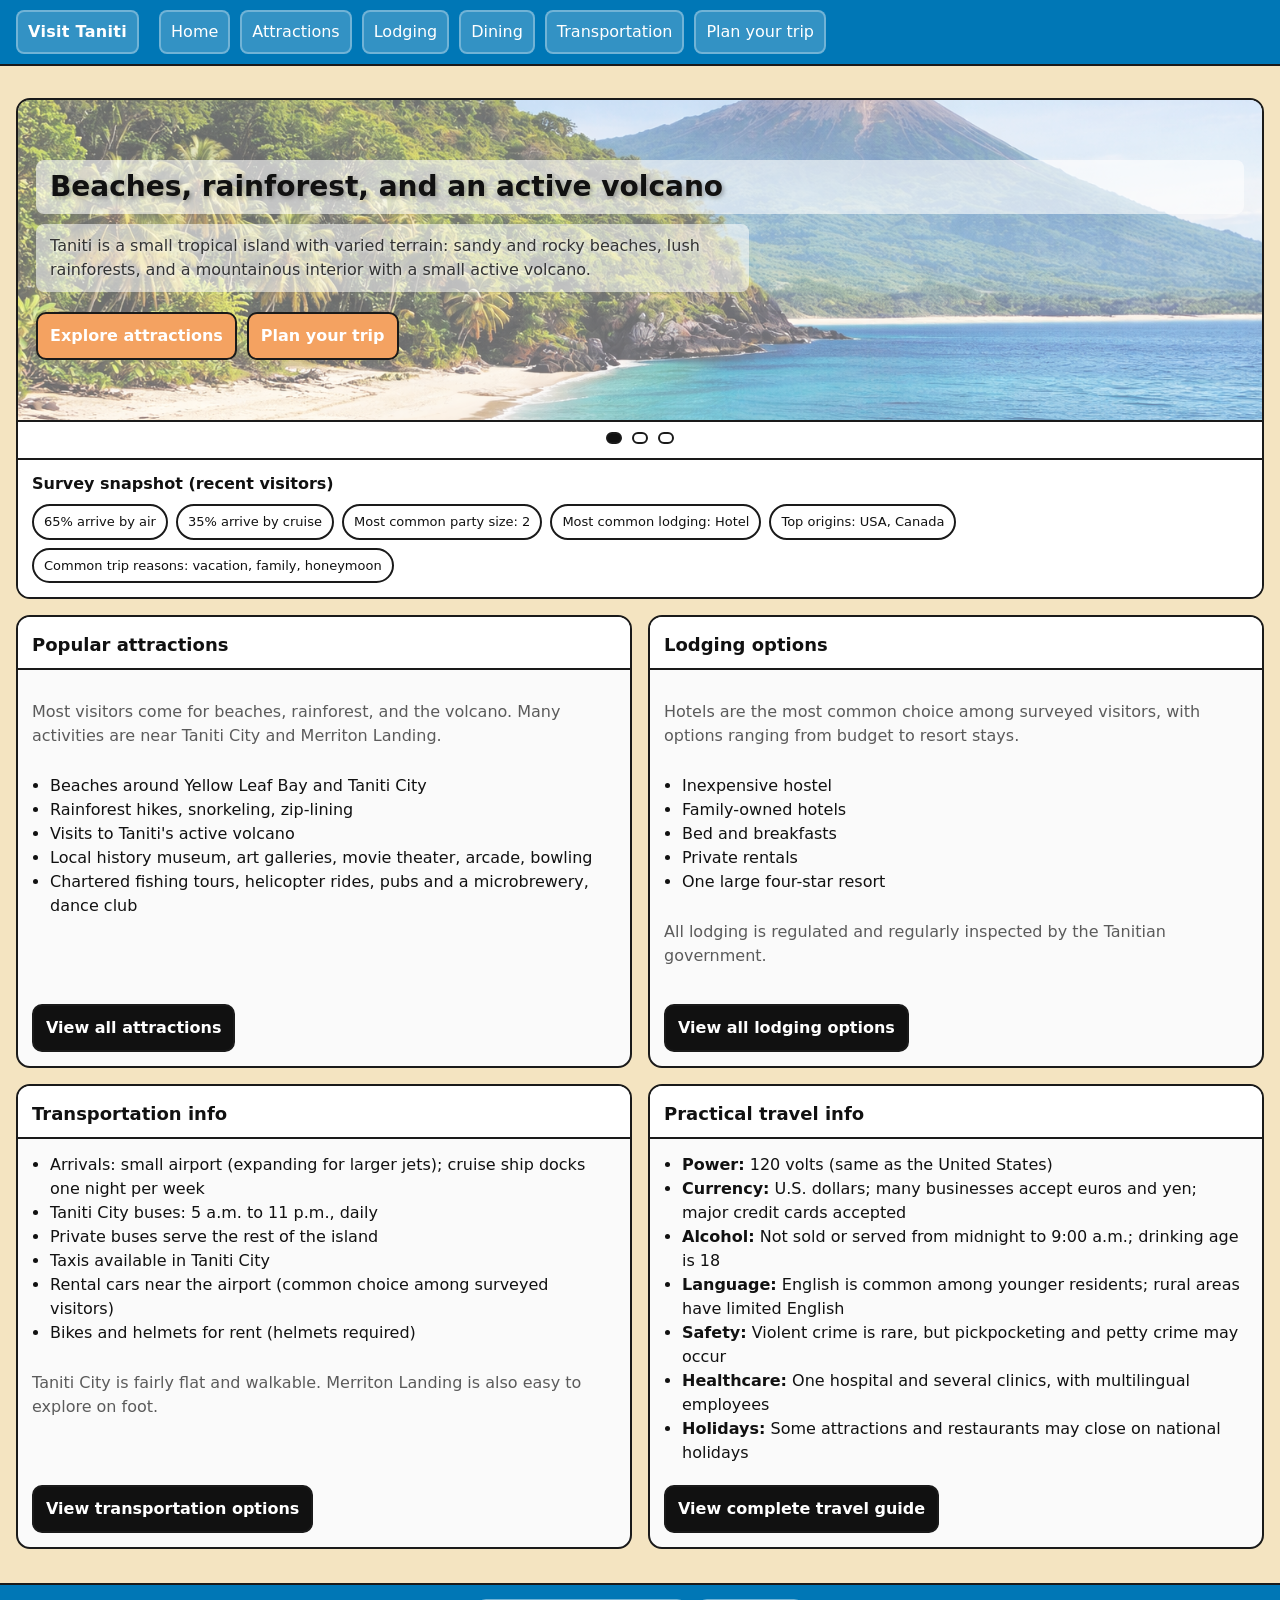
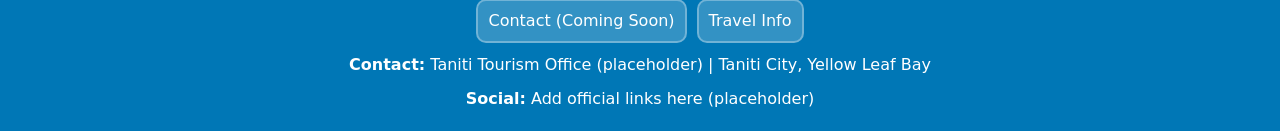
<file: index.html>
<!doctype html>
<html lang="en">

<head>
    <meta charset="utf-8" />
    <meta name="viewport" content="width=device-width, initial-scale=1" />
    <title>Visit Taniti | Tourism Website</title>
    <link rel="stylesheet" href="styles.css" />
</head>

<body>
    <a class="skip-link" href="#main">Skip to main content</a>

    <header>
        <nav class="nav" aria-label="Primary">
            <a href="index.html" class="brand" aria-label="Visit Taniti">Visit Taniti</a>
            <a href="index.html">Home</a>
            <a href="attractions.html">Attractions</a>
            <a href="lodging.html">Lodging</a>
            <a href="dining.html">Dining</a>
            <a href="transportation.html">Transportation</a>
            <a href="plan-trip.html">Plan your trip</a>
        </nav>
    </header>

    <div class="container" id="home">
        <section class="hero" aria-label="Featured highlights">
            <div class="carousel" role="region" aria-roledescription="carousel" aria-label="Taniti highlights">
                <div class="slides" id="slides">
                    <article class="slide" id="slide-1" aria-label="Slide 1">
                        <h1>Beaches, rainforest, and an active volcano</h1>
                        <p>
                            Taniti is a small tropical island with varied terrain: sandy and rocky beaches, lush rainforests,
                            and a mountainous interior with a small active volcano.
                        </p>
                        <div class="cta-row">
                            <a class="btn" href="attractions.html">Explore attractions</a>
                            <a class="btn" href="plan-trip.html">Plan your trip</a>
                        </div>
                    </article>

                    <article class="slide" id="slide-2" aria-label="Slide 2">
                        <h1>Easy stays for couples and small groups</h1>
                        <p>
                            Visitor survey data shows many trips are taken by pairs, with hotels as the most common lodging
                            choice.
                            Taniti also offers bed and breakfasts, private rentals, and one large four-star resort.
                        </p>
                        <div class="cta-row">
                            <a class="btn" href="lodging.html">View lodging</a>
                            <a class="btn" href="dining.html">See dining options</a>
                        </div>
                    </article>

                    <article class="slide" id="slide-3" aria-label="Slide 3">
                        <h1>Arrive by air and get around with ease</h1>
                        <p>
                            Most visitors arrive by air, with some arriving by cruise ship.
                            On the island, rental cars are common, and Taniti City is flat and walkable.
                            Public buses operate daily from 5 a.m. to 11 p.m.
                        </p>
                        <div class="cta-row">
                            <a class="btn" href="transportation.html">Transportation info</a>
                            <a class="btn" href="plan-trip.html">Travel tips</a>
                        </div>
                    </article>
                </div>

                <div class="carousel-controls" aria-label="Carousel navigation">
                    <button class="dot" type="button" aria-label="Go to slide 1" aria-controls="slide-1" aria-current="true"
                        data-slide="0"></button>
                    <button class="dot" type="button" aria-label="Go to slide 2" aria-controls="slide-2" aria-current="false"
                        data-slide="1"></button>
                    <button class="dot" type="button" aria-label="Go to slide 3" aria-controls="slide-3" aria-current="false"
                        data-slide="2"></button>
                </div>

                <div class="survey-snapshot" aria-label="Survey snapshot">
                    <h2>Survey snapshot (recent visitors)</h2>
                    <div class="pill-row" aria-label="Survey highlights">
                        <span class="pill">65% arrive by air</span>
                        <span class="pill">35% arrive by cruise</span>
                        <span class="pill">Most common party size: 2</span>
                        <span class="pill">Most common lodging: Hotel</span>
                        <span class="pill">Top origins: USA, Canada</span>
                        <span class="pill">Common trip reasons: vacation, family, honeymoon</span>
                    </div>
                </div>
            </div>
        </section>

        <main id="main" aria-label="Main content">
            <section class="grid" aria-label="Key trip planning sections">
                <article class="card" id="attractions">
                    <div class="card-header">
                        <h2>Popular attractions</h2>
                    </div>
                    <div class="card-body">
                        <p class="muted">
                            Most visitors come for beaches, rainforest, and the volcano. Many activities are near Taniti City and
                            Merriton Landing.
                        </p>
                        <ul class="list">
                            <li>Beaches around Yellow Leaf Bay and Taniti City</li>
                            <li>Rainforest hikes, snorkeling, zip-lining</li>
                            <li>Visits to Taniti's active volcano</li>
                            <li>Local history museum, art galleries, movie theater, arcade, bowling</li>
                            <li>Chartered fishing tours, helicopter rides, pubs and a microbrewery, dance club</li>
                        </ul>
                        <div class="cta-row">
                            <a class="btn btn-primary" href="attractions.html">View all attractions</a>
                        </div>
                    </div>
                </article>

                <article class="card" id="lodging">
                    <div class="card-header">
                        <h2>Lodging options</h2>
                    </div>
                    <div class="card-body">
                        <p class="muted">
                            Hotels are the most common choice among surveyed visitors, with options ranging from budget to resort
                            stays.
                        </p>
                        <ul class="list">
                            <li>Inexpensive hostel</li>
                            <li>Family-owned hotels</li>
                            <li>Bed and breakfasts</li>
                            <li>Private rentals</li>
                            <li>One large four-star resort</li>
                        </ul>
                        <p class="muted">All lodging is regulated and regularly inspected by the Tanitian government.</p>
                        <div class="cta-row">
                            <a class="btn btn-primary" href="lodging.html">View all lodging options</a>
                        </div>
                    </div>
                </article>

                <article class="card" id="transportation">
                    <div class="card-header">
                        <h2>Transportation info</h2>
                    </div>
                    <div class="card-body">
                        <ul class="list">
                            <li>Arrivals: small airport (expanding for larger jets); cruise ship docks one night per week</li>
                            <li>Taniti City buses: 5 a.m. to 11 p.m., daily</li>
                            <li>Private buses serve the rest of the island</li>
                            <li>Taxis available in Taniti City</li>
                            <li>Rental cars near the airport (common choice among surveyed visitors)</li>
                            <li>Bikes and helmets for rent (helmets required)</li>
                        </ul>
                        <p class="muted">Taniti City is fairly flat and walkable. Merriton Landing is also easy to explore on
                            foot.</p>
                        <div class="cta-row">
                            <a class="btn btn-primary" href="transportation.html">View transportation options</a>
                        </div>
                    </div>
                </article>

                <article class="card" id="plan">
                    <div class="card-header">
                        <h2>Practical travel info</h2>
                    </div>
                    <div class="card-body">
                        <ul class="list">
                            <li><strong>Power:</strong> 120 volts (same as the United States)</li>
                            <li><strong>Currency:</strong> U.S. dollars; many businesses accept euros and yen; major credit cards
                                accepted</li>
                            <li><strong>Alcohol:</strong> Not sold or served from midnight to 9:00 a.m.; drinking age is 18</li>
                            <li><strong>Language:</strong> English is common among younger residents; rural areas have limited
                                English</li>
                            <li><strong>Safety:</strong> Violent crime is rare, but pickpocketing and petty crime may occur</li>
                            <li><strong>Healthcare:</strong> One hospital and several clinics, with multilingual employees</li>
                            <li><strong>Holidays:</strong> Some attractions and restaurants may close on national holidays</li>
                        </ul>
                        <div class="cta-row">
                            <a class="btn btn-primary" href="travel-info.html">View complete travel guide</a>
                        </div>
                    </div>
                </article>
            </section>
        </main>
    </div>

    <footer aria-label="Footer">
        <div class="footer-inner">
            <div class="footer-links" aria-label="Footer links">
                <a href="placeholder.html">Contact (Coming Soon)</a>
                <a href="travel-info.html">Travel Info</a>
            </div>

            <div id="contact" class="muted">
                <strong>Contact:</strong> Taniti Tourism Office (placeholder) | Taniti City, Yellow Leaf Bay
            </div>

            <div id="social" class="muted">
                <strong>Social:</strong> Add official links here (placeholder)
            </div>
        </div>
    </footer>

    <script src="main.js" defer></script>
</body>

</html>
</file>
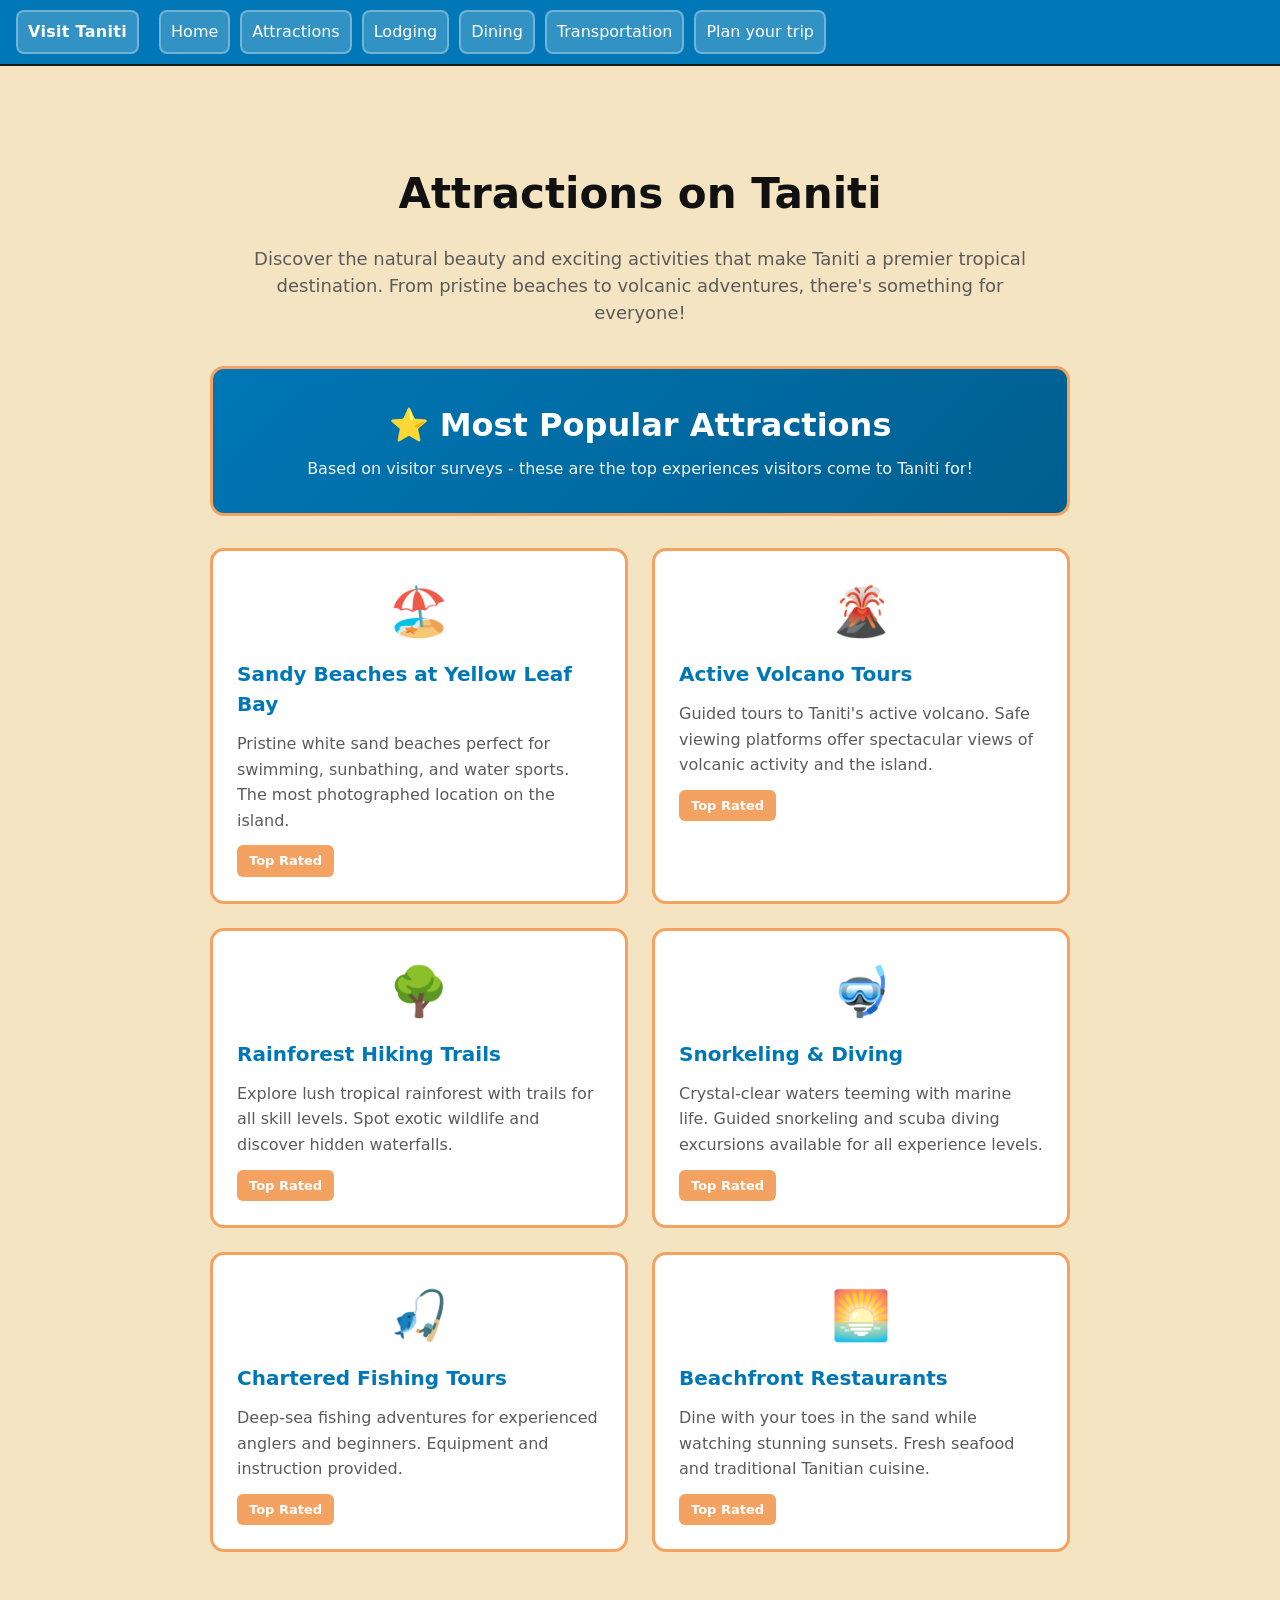
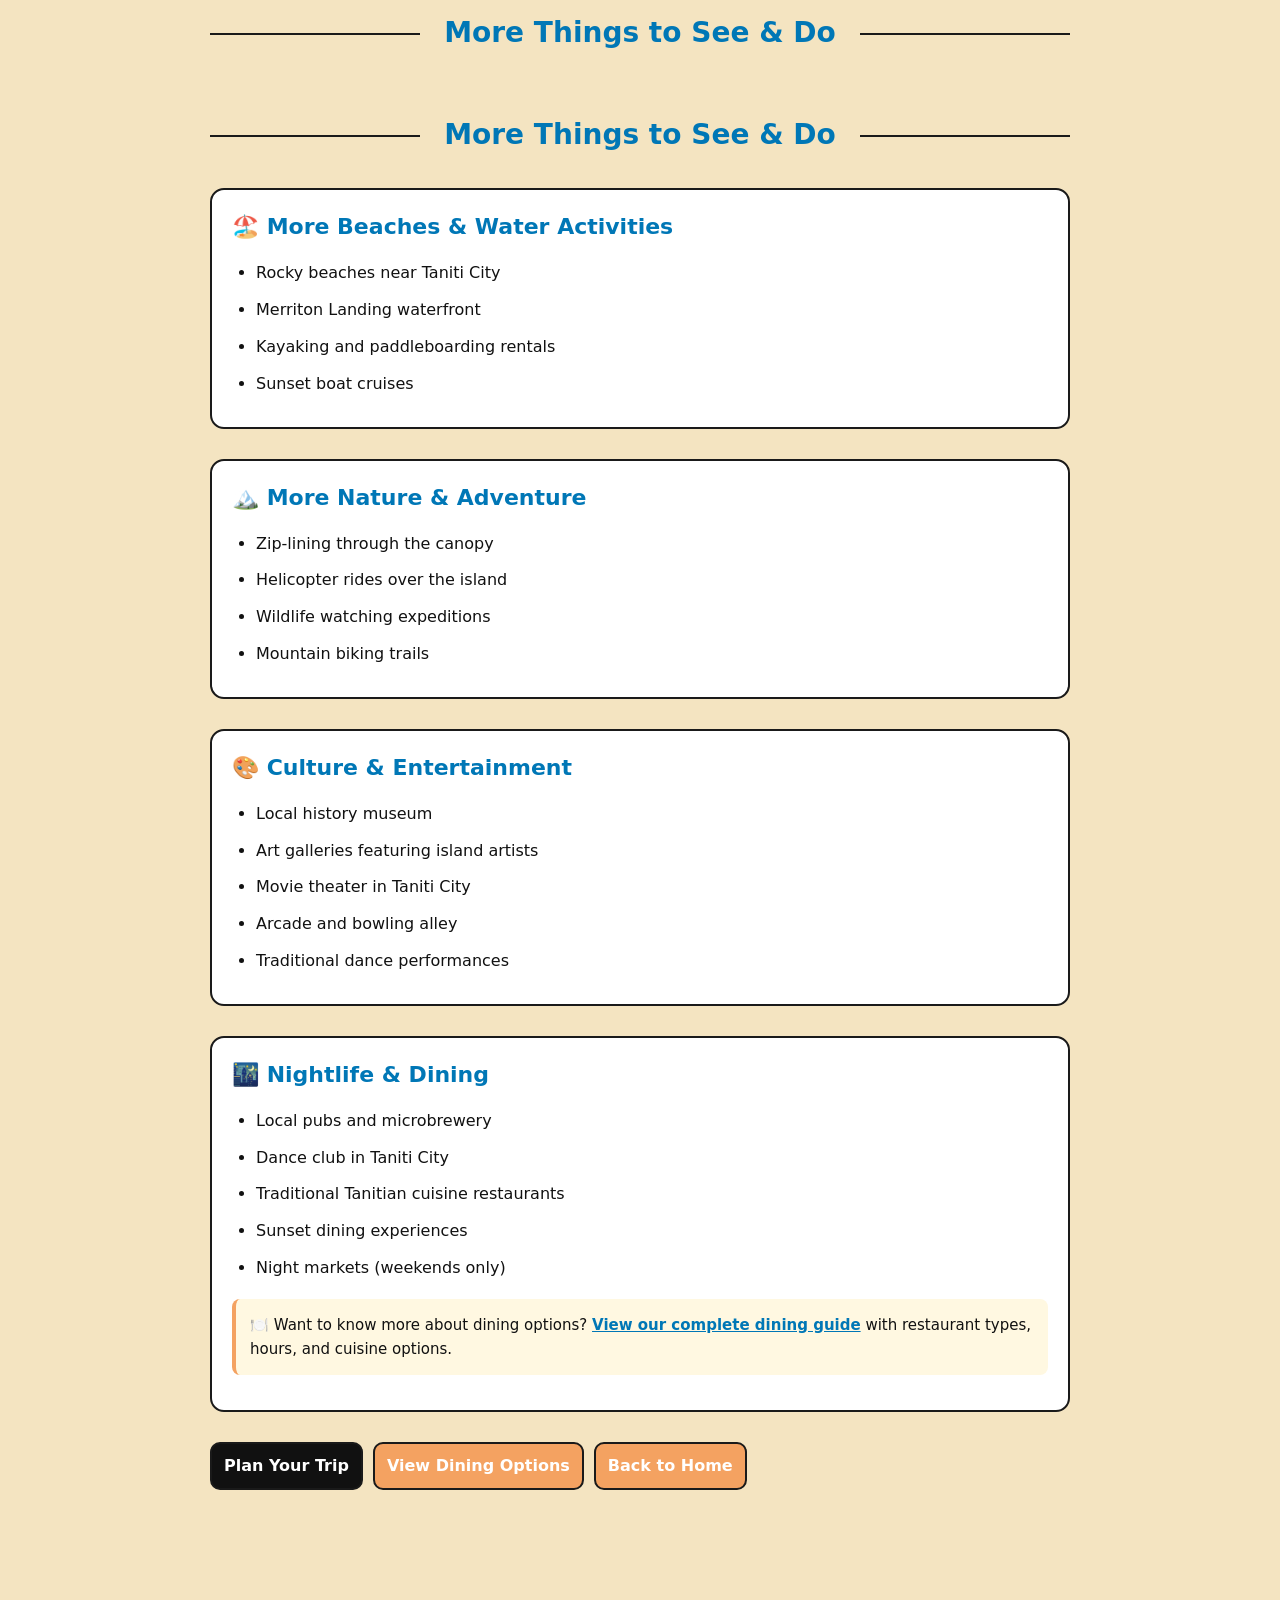
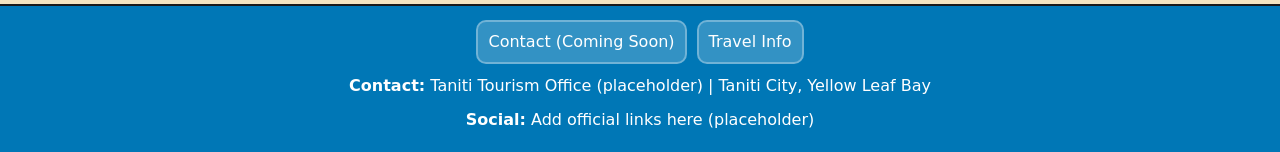
<file: attractions.html>
<!doctype html>
<html lang="en">

<head>
    <meta charset="utf-8" />
    <meta name="viewport" content="width=device-width, initial-scale=1" />
    <title>Attractions | Visit Taniti</title>
    <link rel="stylesheet" href="styles.css" />
</head>

<body>
    <a class="skip-link" href="#main">Skip to main content</a>

    <header>
        <nav class="nav" aria-label="Primary">
            <a href="index.html" class="brand" aria-label="Visit Taniti">Visit Taniti</a>
            <a href="index.html">Home</a>
            <a href="attractions.html">Attractions</a>
            <a href="lodging.html">Lodging</a>
            <a href="dining.html">Dining</a>
            <a href="transportation.html">Transportation</a>
            <a href="plan-trip.html">Plan your trip</a>
        </nav>
    </header>

    <div class="container">
        <main id="main" aria-label="Main content">
            <section class="page-content">
                <h1>Attractions on Taniti</h1>

                <p class="lead">
                    Discover the natural beauty and exciting activities that make Taniti a premier tropical destination.
                    From pristine beaches to volcanic adventures, there's something for everyone!
                </p>

                <div class="popular-attractions-banner">
                    <h2>⭐ Most Popular Attractions</h2>
                    <p class="banner-subtitle">Based on visitor surveys - these are the top experiences visitors come to Taniti
                        for!</p>
                </div>

                <div class="attractions-grid popular-grid">
                    <div class="attraction-card popular">
                        <div class="attraction-icon">🏖️</div>
                        <h3>Sandy Beaches at Yellow Leaf Bay</h3>
                        <p>Pristine white sand beaches perfect for swimming, sunbathing, and water sports. The most photographed
                            location on the island.</p>
                        <span class="popularity-badge">Top Rated</span>
                    </div>

                    <div class="attraction-card popular">
                        <div class="attraction-icon">🌋</div>
                        <h3>Active Volcano Tours</h3>
                        <p>Guided tours to Taniti's active volcano. Safe viewing platforms offer spectacular views of volcanic
                            activity and the island.</p>
                        <span class="popularity-badge">Top Rated</span>
                    </div>

                    <div class="attraction-card popular">
                        <div class="attraction-icon">🌳</div>
                        <h3>Rainforest Hiking Trails</h3>
                        <p>Explore lush tropical rainforest with trails for all skill levels. Spot exotic wildlife and discover
                            hidden waterfalls.</p>
                        <span class="popularity-badge">Top Rated</span>
                    </div>

                    <div class="attraction-card popular">
                        <div class="attraction-icon">🤿</div>
                        <h3>Snorkeling & Diving</h3>
                        <p>Crystal-clear waters teeming with marine life. Guided snorkeling and scuba diving excursions available
                            for all experience levels.</p>
                        <span class="popularity-badge">Top Rated</span>
                    </div>

                    <div class="attraction-card popular">
                        <div class="attraction-icon">🎣</div>
                        <h3>Chartered Fishing Tours</h3>
                        <p>Deep-sea fishing adventures for experienced anglers and beginners. Equipment and instruction provided.
                        </p>
                        <span class="popularity-badge">Top Rated</span>
                    </div>

                    <div class="attraction-card popular">
                        <div class="attraction-icon">🌅</div>
                        <h3>Beachfront Restaurants</h3>
                        <p>Dine with your toes in the sand while watching stunning sunsets. Fresh seafood and traditional Tanitian
                            cuisine.</p>
                        <span class="popularity-badge">Top Rated</span>
                    </div>
                </div>

                <div class="section-divider">
                    <h2>More Things to See & Do</h2>
                </div>

                <div class="section-divider">
                    <h2>More Things to See & Do</h2>
                </div>

                <div class="attractions-section">
                    <h3>🏖️ More Beaches & Water Activities</h3>
                    <ul class="attractions-list">
                        <li>Rocky beaches near Taniti City</li>
                        <li>Merriton Landing waterfront</li>
                        <li>Kayaking and paddleboarding rentals</li>
                        <li>Sunset boat cruises</li>
                    </ul>
                </div>

                <div class="attractions-section">
                    <h3>🏔️ More Nature & Adventure</h3>
                    <ul class="attractions-list">
                        <li>Zip-lining through the canopy</li>
                        <li>Helicopter rides over the island</li>
                        <li>Wildlife watching expeditions</li>
                        <li>Mountain biking trails</li>
                    </ul>
                </div>

                <div class="attractions-section">
                    <h3>🎨 Culture & Entertainment</h3>
                    <ul class="attractions-list">
                        <li>Local history museum</li>
                        <li>Art galleries featuring island artists</li>
                        <li>Movie theater in Taniti City</li>
                        <li>Arcade and bowling alley</li>
                        <li>Traditional dance performances</li>
                    </ul>
                </div>

                <div class="attractions-section">
                    <h3>🌃 Nightlife & Dining</h3>
                    <ul class="attractions-list">
                        <li>Local pubs and microbrewery</li>
                        <li>Dance club in Taniti City</li>
                        <li>Traditional Tanitian cuisine restaurants</li>
                        <li>Sunset dining experiences</li>
                        <li>Night markets (weekends only)</li>
                    </ul>
                    <p class="section-link-note">🍽️ Want to know more about dining options? <a href="dining.html">View our
                            complete dining guide</a> with restaurant types, hours, and cuisine options.</p>
                </div>

                <div class="cta-row">
                    <a class="btn btn-primary" href="plan-trip.html">Plan Your Trip</a>
                    <a class="btn" href="dining.html">View Dining Options</a>
                    <a class="btn" href="index.html">Back to Home</a>
                </div>
            </section>
        </main>
    </div>

    <footer aria-label="Footer">
        <div class="footer-inner">
            <div class="footer-links" aria-label="Footer links">
                <a href="placeholder.html">Contact (Coming Soon)</a>
                <a href="travel-info.html">Travel Info</a>
            </div>

            <div id="contact" class="muted">
                <strong>Contact:</strong> Taniti Tourism Office (placeholder) | Taniti City, Yellow Leaf Bay
            </div>

            <div id="social" class="muted">
                <strong>Social:</strong> Add official links here (placeholder)
            </div>
        </div>
    </footer>

    <script src="main.js" defer></script>
</body>

</html>
</file>
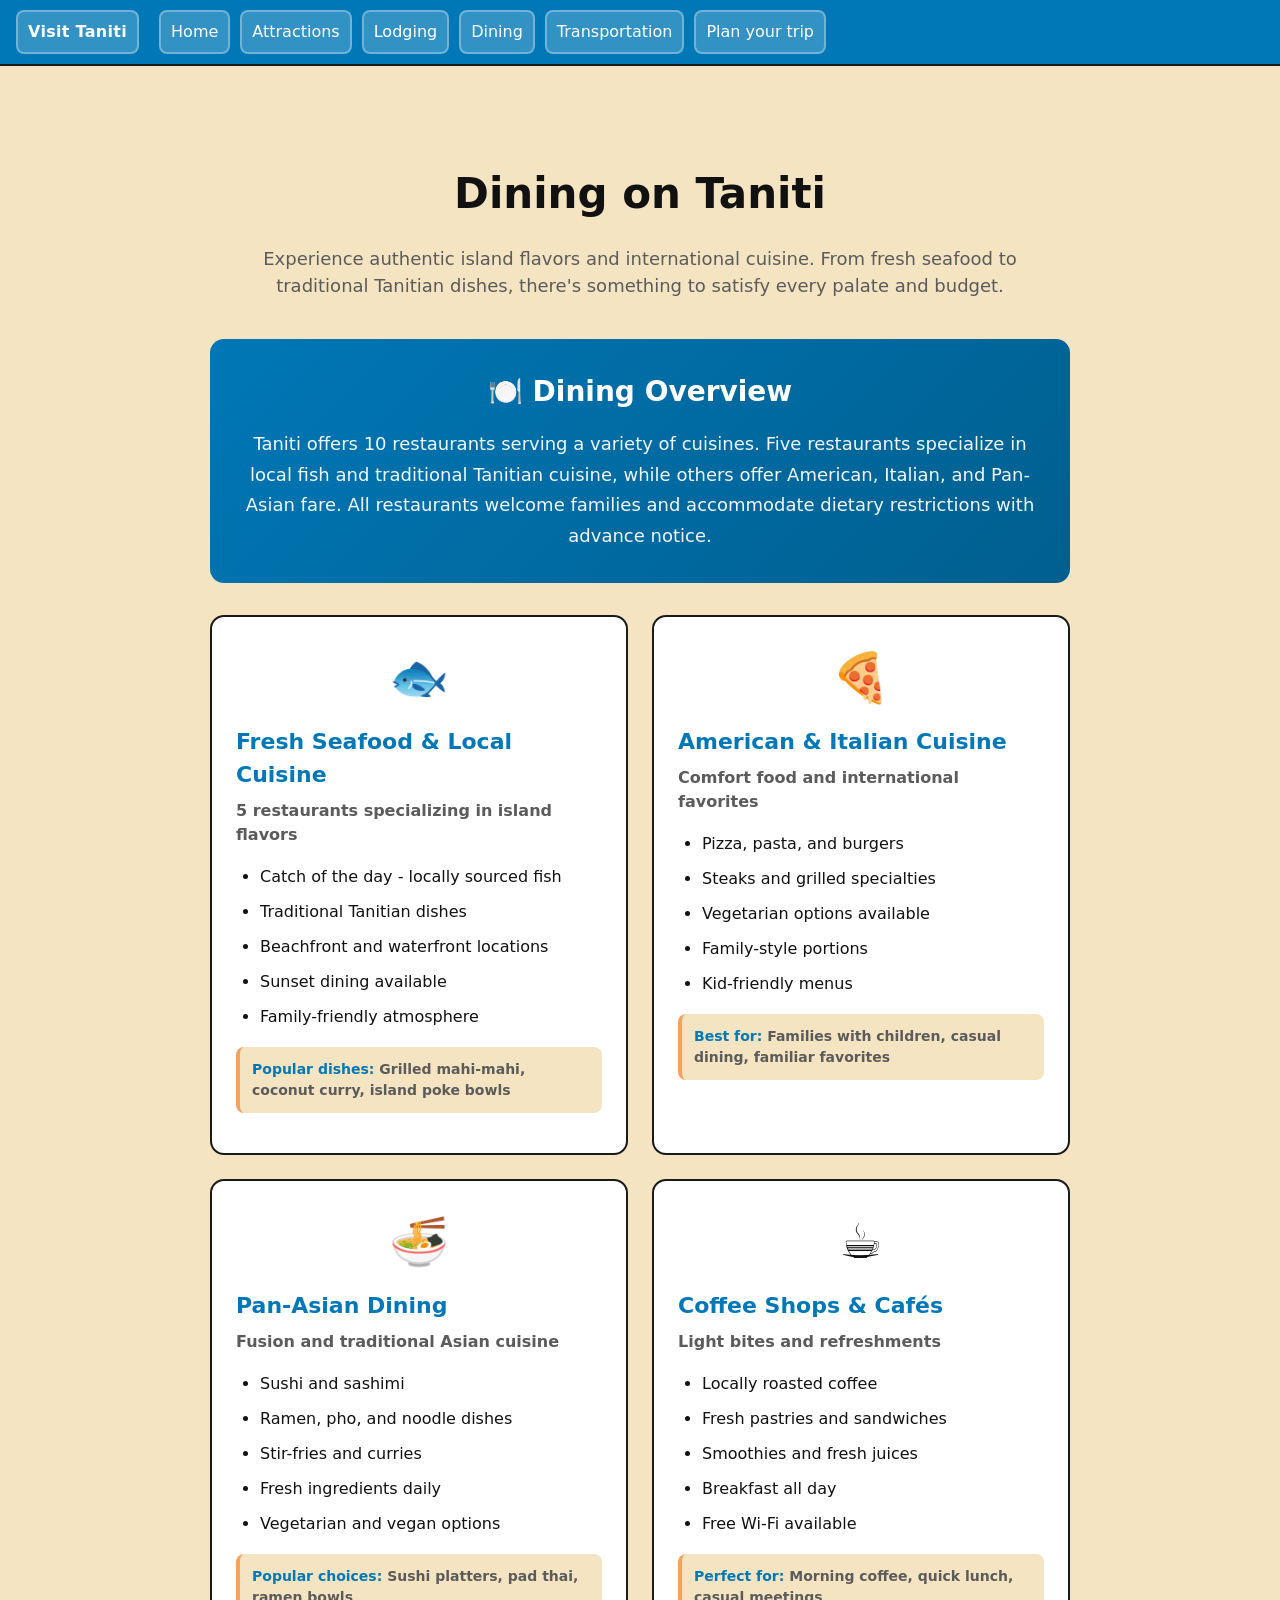
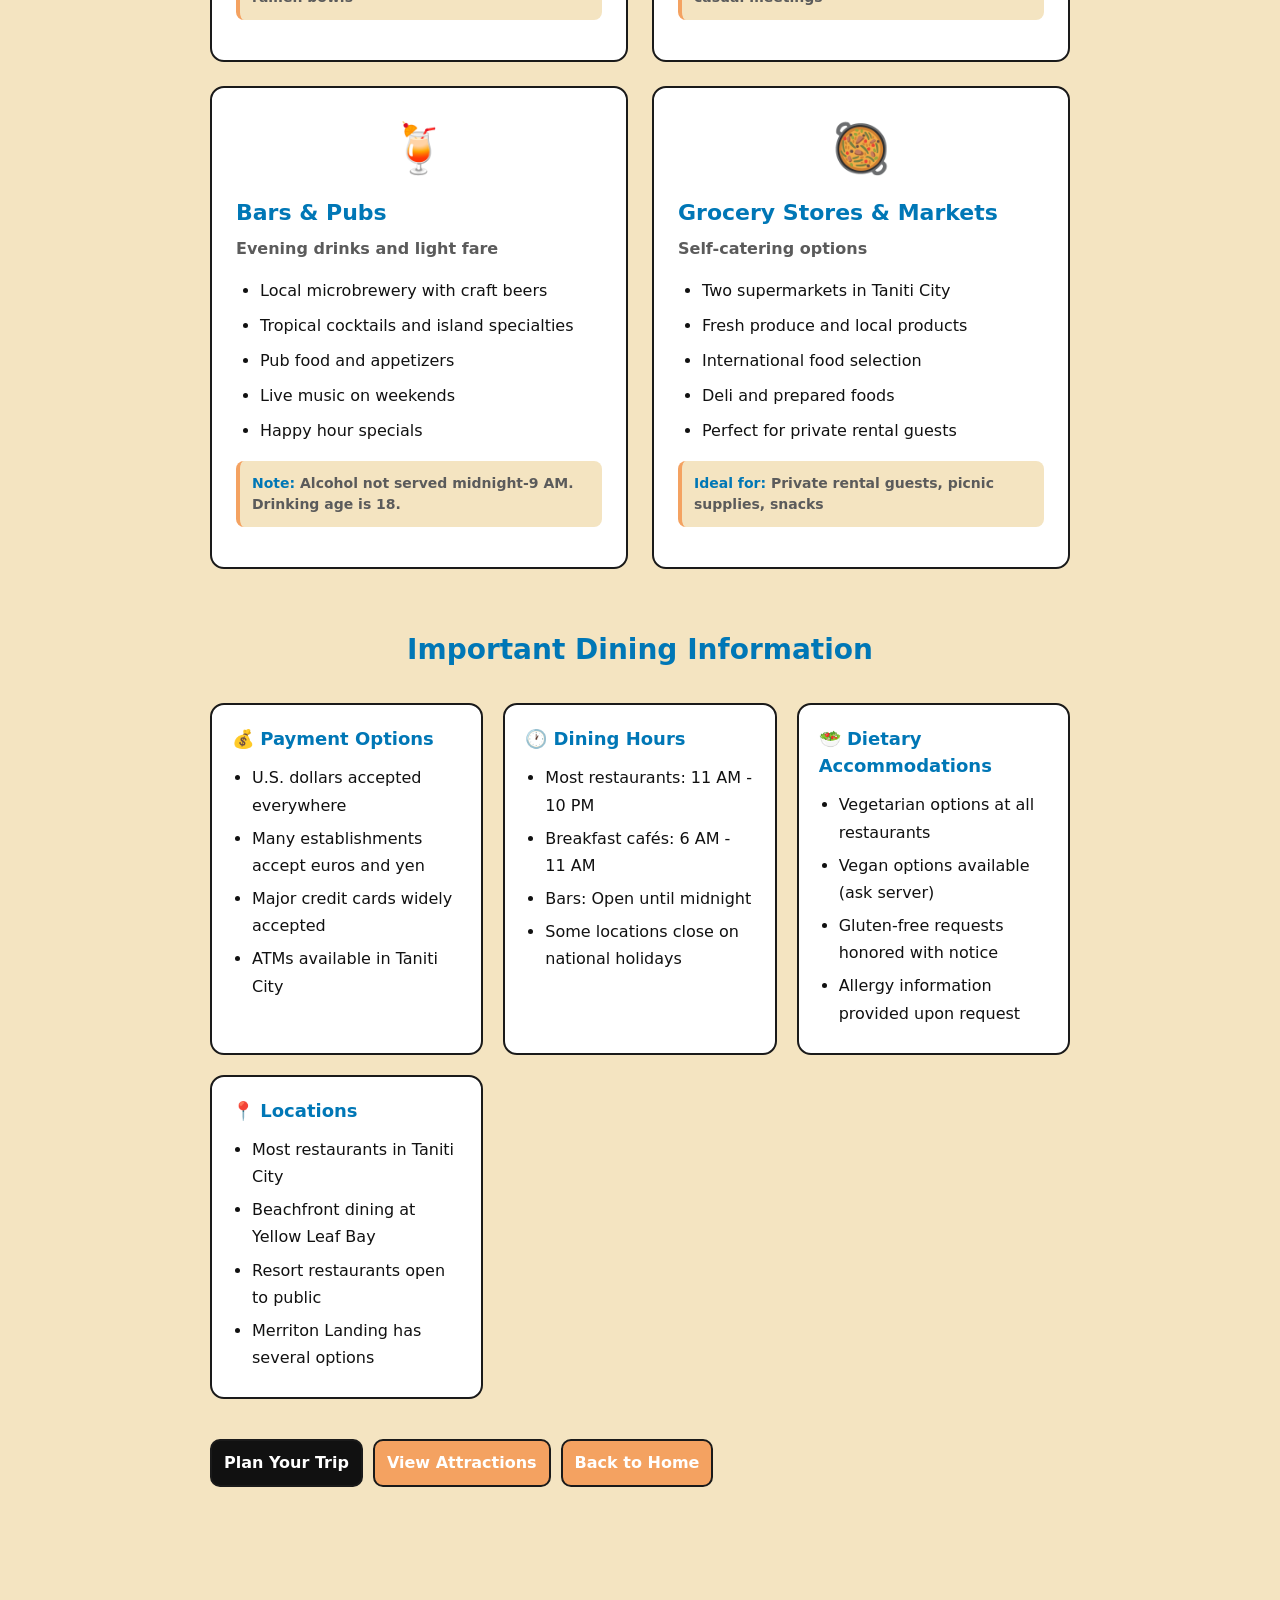
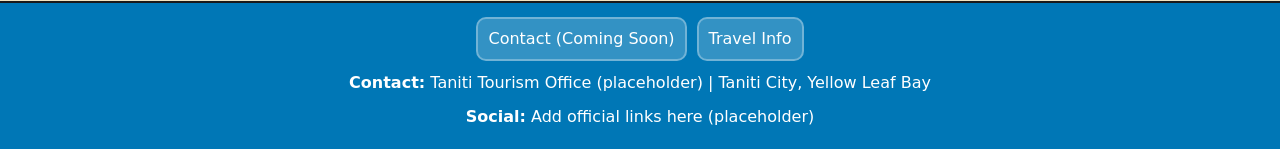
<file: dining.html>
<!doctype html>
<html lang="en">

<head>
    <meta charset="utf-8" />
    <meta name="viewport" content="width=device-width, initial-scale=1" />
    <title>Dining | Visit Taniti</title>
    <link rel="stylesheet" href="styles.css" />
</head>

<body>
    <a class="skip-link" href="#main">Skip to main content</a>

    <header>
        <nav class="nav" aria-label="Primary">
            <a href="index.html" class="brand" aria-label="Visit Taniti">Visit Taniti</a>
            <a href="index.html">Home</a>
            <a href="attractions.html">Attractions</a>
            <a href="lodging.html">Lodging</a>
            <a href="dining.html">Dining</a>
            <a href="transportation.html">Transportation</a>
            <a href="plan-trip.html">Plan your trip</a>
        </nav>
    </header>

    <div class="container">
        <main id="main" aria-label="Main content">
            <section class="page-content">
                <h1>Dining on Taniti</h1>

                <p class="lead">
                    Experience authentic island flavors and international cuisine. From fresh seafood to traditional
                    Tanitian dishes, there's something to satisfy every palate and budget.
                </p>

                <div class="dining-highlight">
                    <h2>🍽️ Dining Overview</h2>
                    <p class="highlight-text">
                        Taniti offers 10 restaurants serving a variety of cuisines. Five restaurants specialize in local fish
                        and traditional Tanitian cuisine, while others offer American, Italian, and Pan-Asian fare. All
                        restaurants welcome families and accommodate dietary restrictions with advance notice.
                    </p>
                </div>

                <div class="dining-grid">
                    <div class="dining-card">
                        <div class="dining-icon">🐟</div>
                        <h3>Fresh Seafood & Local Cuisine</h3>
                        <p><strong>5 restaurants specializing in island flavors</strong></p>
                        <ul class="dining-features">
                            <li>Catch of the day - locally sourced fish</li>
                            <li>Traditional Tanitian dishes</li>
                            <li>Beachfront and waterfront locations</li>
                            <li>Sunset dining available</li>
                            <li>Family-friendly atmosphere</li>
                        </ul>
                        <p class="dining-note"><strong>Popular dishes:</strong> Grilled mahi-mahi, coconut curry, island poke
                            bowls</p>
                    </div>

                    <div class="dining-card">
                        <div class="dining-icon">🍕</div>
                        <h3>American & Italian Cuisine</h3>
                        <p><strong>Comfort food and international favorites</strong></p>
                        <ul class="dining-features">
                            <li>Pizza, pasta, and burgers</li>
                            <li>Steaks and grilled specialties</li>
                            <li>Vegetarian options available</li>
                            <li>Family-style portions</li>
                            <li>Kid-friendly menus</li>
                        </ul>
                        <p class="dining-note"><strong>Best for:</strong> Families with children, casual dining, familiar
                            favorites</p>
                    </div>

                    <div class="dining-card">
                        <div class="dining-icon">🍜</div>
                        <h3>Pan-Asian Dining</h3>
                        <p><strong>Fusion and traditional Asian cuisine</strong></p>
                        <ul class="dining-features">
                            <li>Sushi and sashimi</li>
                            <li>Ramen, pho, and noodle dishes</li>
                            <li>Stir-fries and curries</li>
                            <li>Fresh ingredients daily</li>
                            <li>Vegetarian and vegan options</li>
                        </ul>
                        <p class="dining-note"><strong>Popular choices:</strong> Sushi platters, pad thai, ramen bowls</p>
                    </div>

                    <div class="dining-card">
                        <div class="dining-icon">☕</div>
                        <h3>Coffee Shops & Cafés</h3>
                        <p><strong>Light bites and refreshments</strong></p>
                        <ul class="dining-features">
                            <li>Locally roasted coffee</li>
                            <li>Fresh pastries and sandwiches</li>
                            <li>Smoothies and fresh juices</li>
                            <li>Breakfast all day</li>
                            <li>Free Wi-Fi available</li>
                        </ul>
                        <p class="dining-note"><strong>Perfect for:</strong> Morning coffee, quick lunch, casual meetings</p>
                    </div>

                    <div class="dining-card">
                        <div class="dining-icon">🍹</div>
                        <h3>Bars & Pubs</h3>
                        <p><strong>Evening drinks and light fare</strong></p>
                        <ul class="dining-features">
                            <li>Local microbrewery with craft beers</li>
                            <li>Tropical cocktails and island specialties</li>
                            <li>Pub food and appetizers</li>
                            <li>Live music on weekends</li>
                            <li>Happy hour specials</li>
                        </ul>
                        <p class="dining-note"><strong>Note:</strong> Alcohol not served midnight-9 AM. Drinking age is 18.</p>
                    </div>

                    <div class="dining-card">
                        <div class="dining-icon">🥘</div>
                        <h3>Grocery Stores & Markets</h3>
                        <p><strong>Self-catering options</strong></p>
                        <ul class="dining-features">
                            <li>Two supermarkets in Taniti City</li>
                            <li>Fresh produce and local products</li>
                            <li>International food selection</li>
                            <li>Deli and prepared foods</li>
                            <li>Perfect for private rental guests</li>
                        </ul>
                        <p class="dining-note"><strong>Ideal for:</strong> Private rental guests, picnic supplies, snacks</p>
                    </div>
                </div>

                <div class="dining-info-section">
                    <h2>Important Dining Information</h2>

                    <div class="info-boxes">
                        <div class="info-box">
                            <h3>💰 Payment Options</h3>
                            <ul>
                                <li>U.S. dollars accepted everywhere</li>
                                <li>Many establishments accept euros and yen</li>
                                <li>Major credit cards widely accepted</li>
                                <li>ATMs available in Taniti City</li>
                            </ul>
                        </div>

                        <div class="info-box">
                            <h3>🕐 Dining Hours</h3>
                            <ul>
                                <li>Most restaurants: 11 AM - 10 PM</li>
                                <li>Breakfast cafés: 6 AM - 11 AM</li>
                                <li>Bars: Open until midnight</li>
                                <li>Some locations close on national holidays</li>
                            </ul>
                        </div>

                        <div class="info-box">
                            <h3>🥗 Dietary Accommodations</h3>
                            <ul>
                                <li>Vegetarian options at all restaurants</li>
                                <li>Vegan options available (ask server)</li>
                                <li>Gluten-free requests honored with notice</li>
                                <li>Allergy information provided upon request</li>
                            </ul>
                        </div>

                        <div class="info-box">
                            <h3>📍 Locations</h3>
                            <ul>
                                <li>Most restaurants in Taniti City</li>
                                <li>Beachfront dining at Yellow Leaf Bay</li>
                                <li>Resort restaurants open to public</li>
                                <li>Merriton Landing has several options</li>
                            </ul>
                        </div>
                    </div>
                </div>

                <div class="cta-row">
                    <a class="btn btn-primary" href="plan-trip.html">Plan Your Trip</a>
                    <a class="btn" href="attractions.html">View Attractions</a>
                    <a class="btn" href="index.html">Back to Home</a>
                </div>
            </section>
        </main>
    </div>

    <footer aria-label="Footer">
        <div class="footer-inner">
            <div class="footer-links" aria-label="Footer links">
                <a href="placeholder.html">Contact (Coming Soon)</a>
                <a href="travel-info.html">Travel Info</a>
            </div>

            <div id="contact" class="muted">
                <strong>Contact:</strong> Taniti Tourism Office (placeholder) | Taniti City, Yellow Leaf Bay
            </div>

            <div id="social" class="muted">
                <strong>Social:</strong> Add official links here (placeholder)
            </div>
        </div>
    </footer>

    <script src="main.js" defer></script>
</body>

</html>
</file>
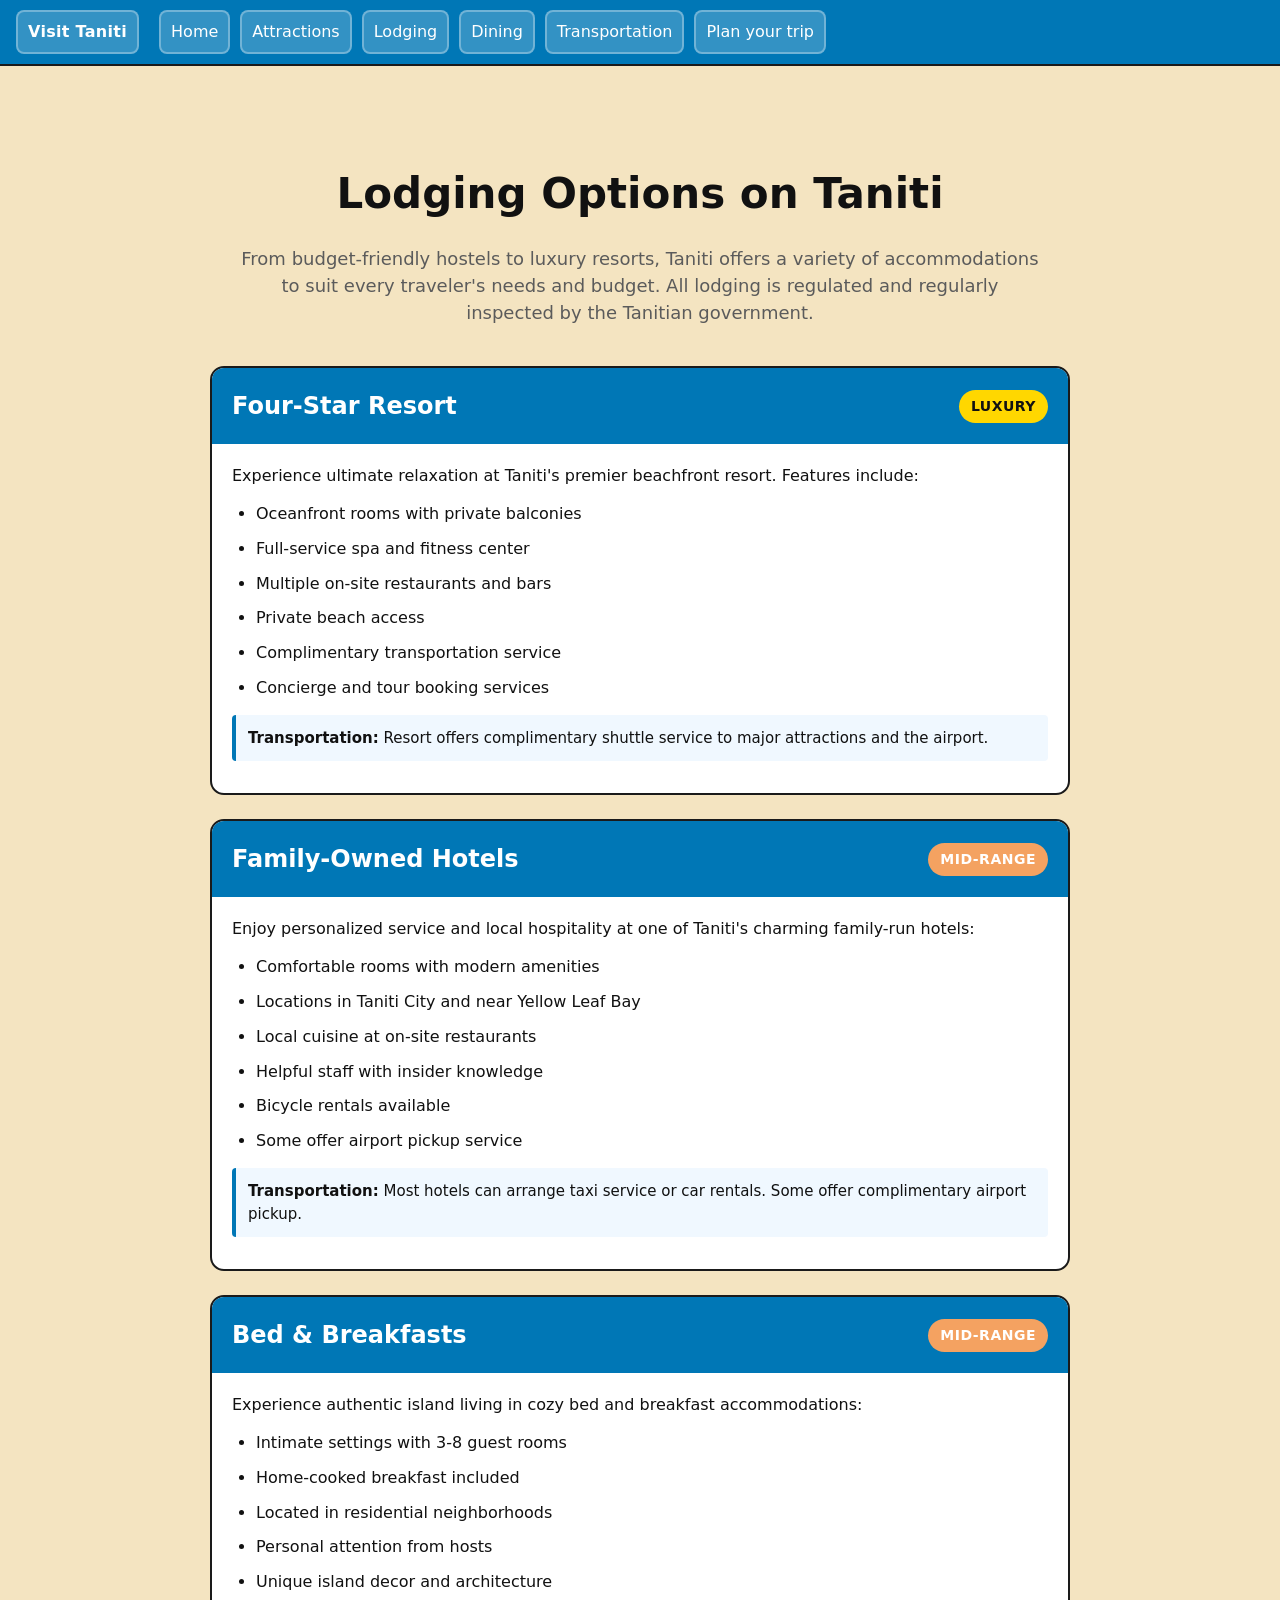
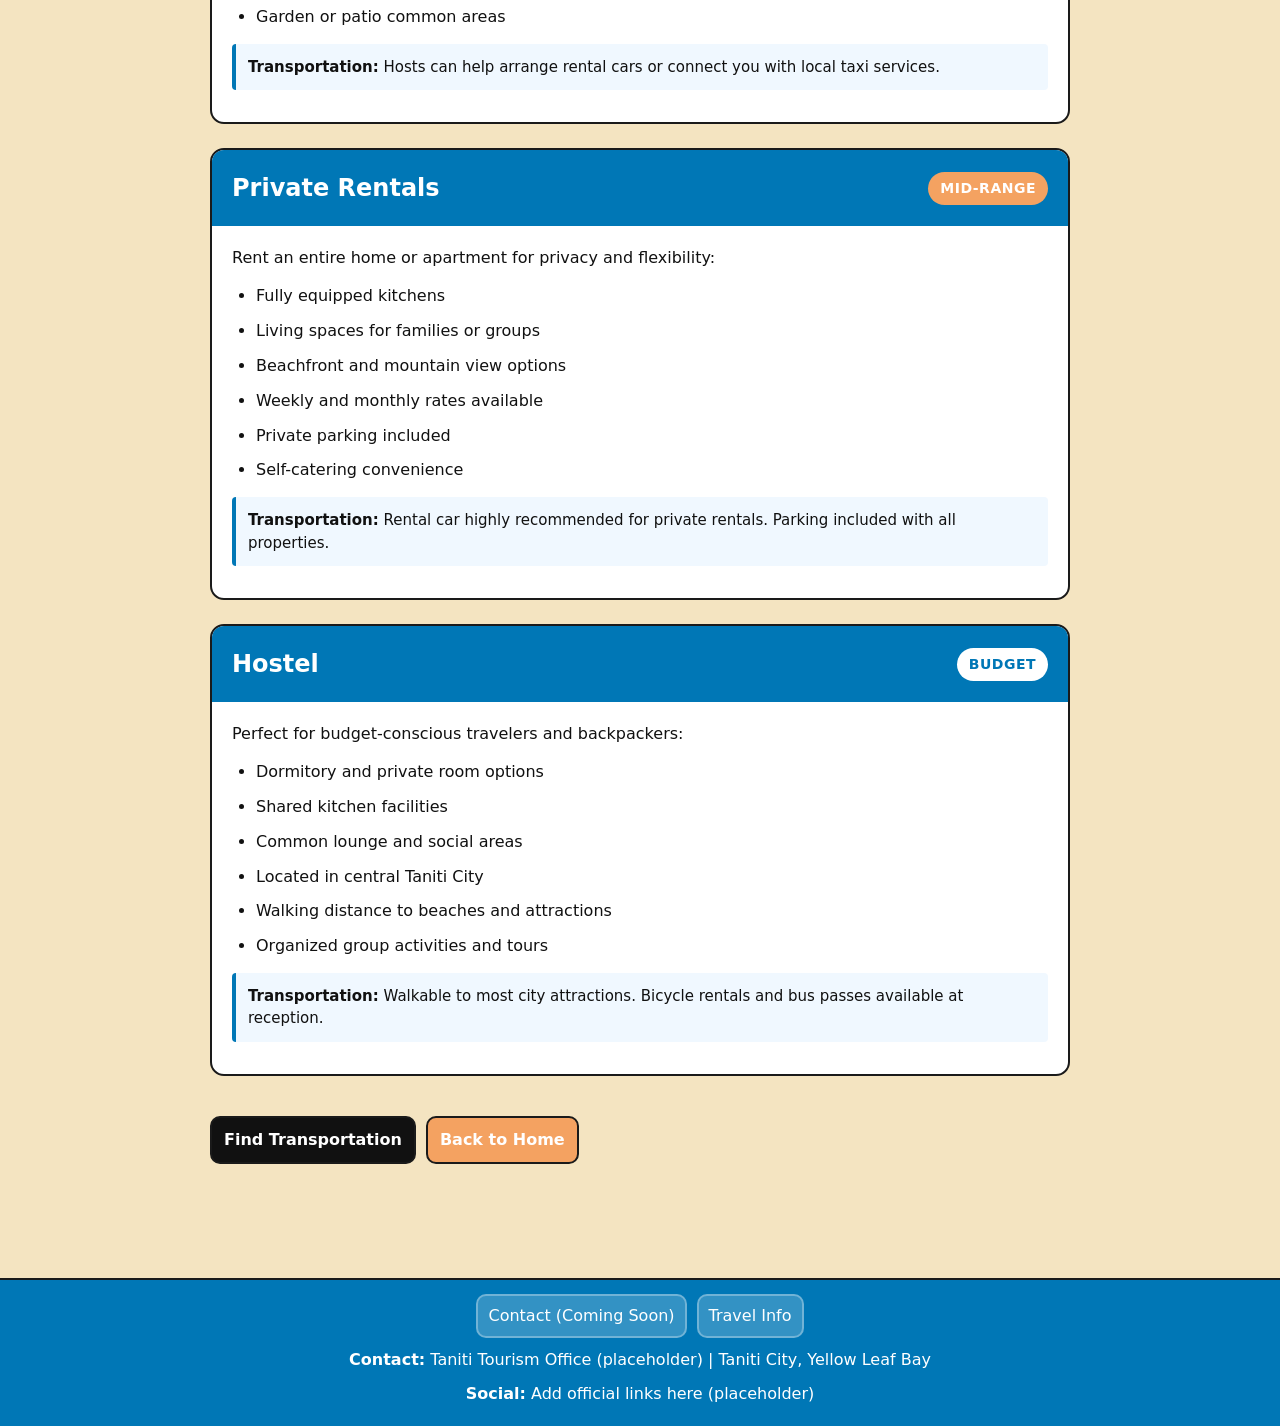
<file: lodging.html>
<!doctype html>
<html lang="en">

<head>
    <meta charset="utf-8" />
    <meta name="viewport" content="width=device-width, initial-scale=1" />
    <title>Lodging | Visit Taniti</title>
    <link rel="stylesheet" href="styles.css" />
</head>

<body>
    <a class="skip-link" href="#main">Skip to main content</a>

    <header>
        <nav class="nav" aria-label="Primary">
            <a href="index.html" class="brand" aria-label="Visit Taniti">Visit Taniti</a>
            <a href="index.html">Home</a>
            <a href="attractions.html">Attractions</a>
            <a href="lodging.html">Lodging</a>
            <a href="dining.html">Dining</a>
            <a href="transportation.html">Transportation</a>
            <a href="plan-trip.html">Plan your trip</a>
        </nav>
    </header>

    <div class="container">
        <main id="main" aria-label="Main content">
            <section class="page-content">
                <h1>Lodging Options on Taniti</h1>

                <p class="lead">
                    From budget-friendly hostels to luxury resorts, Taniti offers a variety of accommodations to suit every
                    traveler's needs and budget. All lodging is regulated and regularly inspected by the Tanitian government.
                </p>

                <div class="lodging-grid">
                    <article class="lodging-card">
                        <div class="lodging-header">
                            <h2>Four-Star Resort</h2>
                            <span class="lodging-badge luxury">Luxury</span>
                        </div>
                        <div class="lodging-body">
                            <p>Experience ultimate relaxation at Taniti's premier beachfront resort. Features include:</p>
                            <ul>
                                <li>Oceanfront rooms with private balconies</li>
                                <li>Full-service spa and fitness center</li>
                                <li>Multiple on-site restaurants and bars</li>
                                <li>Private beach access</li>
                                <li>Complimentary transportation service</li>
                                <li>Concierge and tour booking services</li>
                            </ul>
                            <p class="lodging-note"><strong>Transportation:</strong> Resort offers complimentary shuttle service
                                to major attractions and the airport.</p>
                        </div>
                    </article>

                    <article class="lodging-card">
                        <div class="lodging-header">
                            <h2>Family-Owned Hotels</h2>
                            <span class="lodging-badge mid-range">Mid-Range</span>
                        </div>
                        <div class="lodging-body">
                            <p>Enjoy personalized service and local hospitality at one of Taniti's charming family-run hotels:</p>
                            <ul>
                                <li>Comfortable rooms with modern amenities</li>
                                <li>Locations in Taniti City and near Yellow Leaf Bay</li>
                                <li>Local cuisine at on-site restaurants</li>
                                <li>Helpful staff with insider knowledge</li>
                                <li>Bicycle rentals available</li>
                                <li>Some offer airport pickup service</li>
                            </ul>
                            <p class="lodging-note"><strong>Transportation:</strong> Most hotels can arrange taxi service or car
                                rentals. Some offer complimentary airport pickup.</p>
                        </div>
                    </article>

                    <article class="lodging-card">
                        <div class="lodging-header">
                            <h2>Bed & Breakfasts</h2>
                            <span class="lodging-badge mid-range">Mid-Range</span>
                        </div>
                        <div class="lodging-body">
                            <p>Experience authentic island living in cozy bed and breakfast accommodations:</p>
                            <ul>
                                <li>Intimate settings with 3-8 guest rooms</li>
                                <li>Home-cooked breakfast included</li>
                                <li>Located in residential neighborhoods</li>
                                <li>Personal attention from hosts</li>
                                <li>Unique island decor and architecture</li>
                                <li>Garden or patio common areas</li>
                            </ul>
                            <p class="lodging-note"><strong>Transportation:</strong> Hosts can help arrange rental cars or connect
                                you with local taxi services.</p>
                        </div>
                    </article>

                    <article class="lodging-card">
                        <div class="lodging-header">
                            <h2>Private Rentals</h2>
                            <span class="lodging-badge mid-range">Mid-Range</span>
                        </div>
                        <div class="lodging-body">
                            <p>Rent an entire home or apartment for privacy and flexibility:</p>
                            <ul>
                                <li>Fully equipped kitchens</li>
                                <li>Living spaces for families or groups</li>
                                <li>Beachfront and mountain view options</li>
                                <li>Weekly and monthly rates available</li>
                                <li>Private parking included</li>
                                <li>Self-catering convenience</li>
                            </ul>
                            <p class="lodging-note"><strong>Transportation:</strong> Rental car highly recommended for private
                                rentals. Parking included with all properties.</p>
                        </div>
                    </article>

                    <article class="lodging-card">
                        <div class="lodging-header">
                            <h2>Hostel</h2>
                            <span class="lodging-badge budget">Budget</span>
                        </div>
                        <div class="lodging-body">
                            <p>Perfect for budget-conscious travelers and backpackers:</p>
                            <ul>
                                <li>Dormitory and private room options</li>
                                <li>Shared kitchen facilities</li>
                                <li>Common lounge and social areas</li>
                                <li>Located in central Taniti City</li>
                                <li>Walking distance to beaches and attractions</li>
                                <li>Organized group activities and tours</li>
                            </ul>
                            <p class="lodging-note"><strong>Transportation:</strong> Walkable to most city attractions. Bicycle
                                rentals and bus passes available at reception.</p>
                        </div>
                    </article>
                </div>

                <div class="cta-row">
                    <a class="btn btn-primary" href="transportation.html">Find Transportation</a>
                    <a class="btn" href="index.html">Back to Home</a>
                </div>
            </section>
        </main>
    </div>

    <footer aria-label="Footer">
        <div class="footer-inner">
            <div class="footer-links" aria-label="Footer links">
                <a href="placeholder.html">Contact (Coming Soon)</a>
                <a href="travel-info.html">Travel Info</a>
            </div>

            <div id="contact" class="muted">
                <strong>Contact:</strong> Taniti Tourism Office (placeholder) | Taniti City, Yellow Leaf Bay
            </div>

            <div id="social" class="muted">
                <strong>Social:</strong> Add official links here (placeholder)
            </div>
        </div>
    </footer>

    <script src="main.js" defer></script>
</body>

</html>
</file>
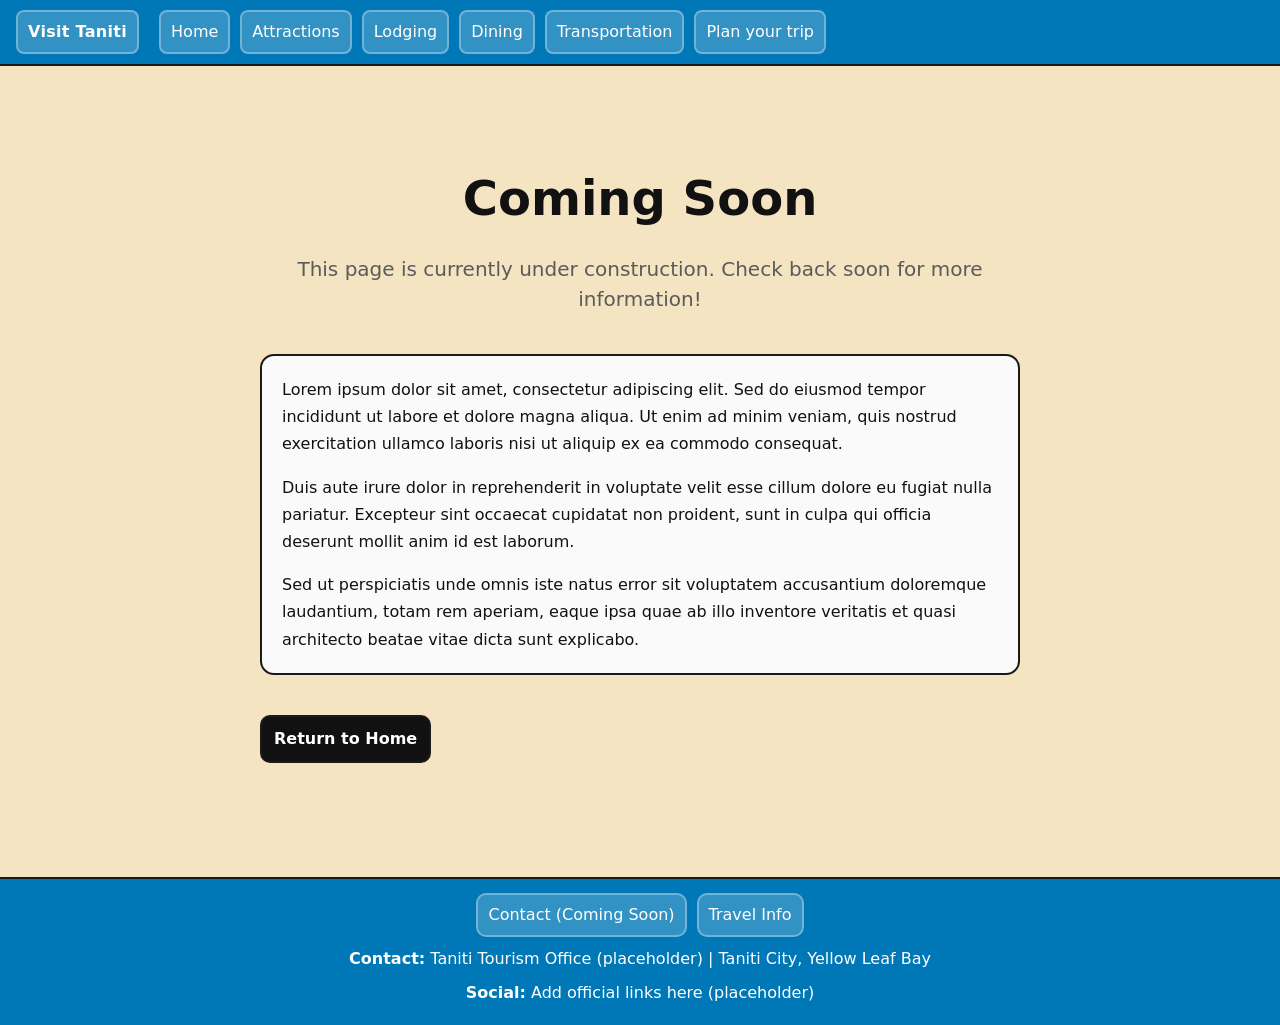
<file: placeholder.html>
<!doctype html>
<html lang="en">

<head>
    <meta charset="utf-8" />
    <meta name="viewport" content="width=device-width, initial-scale=1" />
    <title>Coming Soon | Visit Taniti</title>
    <link rel="stylesheet" href="styles.css" />
</head>

<body>
    <a class="skip-link" href="#main">Skip to main content</a>

    <header>
        <nav class="nav" aria-label="Primary">
            <a href="index.html" class="brand" aria-label="Visit Taniti">Visit Taniti</a>
            <a href="index.html">Home</a>
            <a href="attractions.html">Attractions</a>
            <a href="lodging.html">Lodging</a>
            <a href="dining.html">Dining</a>
            <a href="transportation.html">Transportation</a>
            <a href="plan-trip.html">Plan your trip</a>
        </nav>
    </header>

    <div class="container">
        <main id="main" aria-label="Main content">
            <section class="placeholder-content">
                <h1>Coming Soon</h1>
                <p class="lead">This page is currently under construction. Check back soon for more information!</p>

                <div class="placeholder-text">
                    <p>
                        Lorem ipsum dolor sit amet, consectetur adipiscing elit. Sed do eiusmod tempor incididunt ut labore
                        et dolore magna aliqua. Ut enim ad minim veniam, quis nostrud exercitation ullamco laboris nisi ut
                        aliquip ex ea commodo consequat.
                    </p>
                    <p>
                        Duis aute irure dolor in reprehenderit in voluptate velit esse cillum dolore eu fugiat nulla pariatur.
                        Excepteur sint occaecat cupidatat non proident, sunt in culpa qui officia deserunt mollit anim id est
                        laborum.
                    </p>
                    <p>
                        Sed ut perspiciatis unde omnis iste natus error sit voluptatem accusantium doloremque laudantium,
                        totam rem aperiam, eaque ipsa quae ab illo inventore veritatis et quasi architecto beatae vitae dicta
                        sunt explicabo.
                    </p>
                </div>

                <div class="cta-row">
                    <a class="btn btn-primary" href="index.html">Return to Home</a>
                </div>
            </section>
        </main>
    </div>

    <footer aria-label="Footer">
        <div class="footer-inner">
            <div class="footer-links" aria-label="Footer links">
                <a href="placeholder.html">Contact (Coming Soon)</a>
                <a href="travel-info.html">Travel Info</a>
            </div>

            <div id="contact" class="muted">
                <strong>Contact:</strong> Taniti Tourism Office (placeholder) | Taniti City, Yellow Leaf Bay
            </div>

            <div id="social" class="muted">
                <strong>Social:</strong> Add official links here (placeholder)
            </div>
        </div>
    </footer>

    <script src="main.js" defer></script>
</body>

</html>
</file>
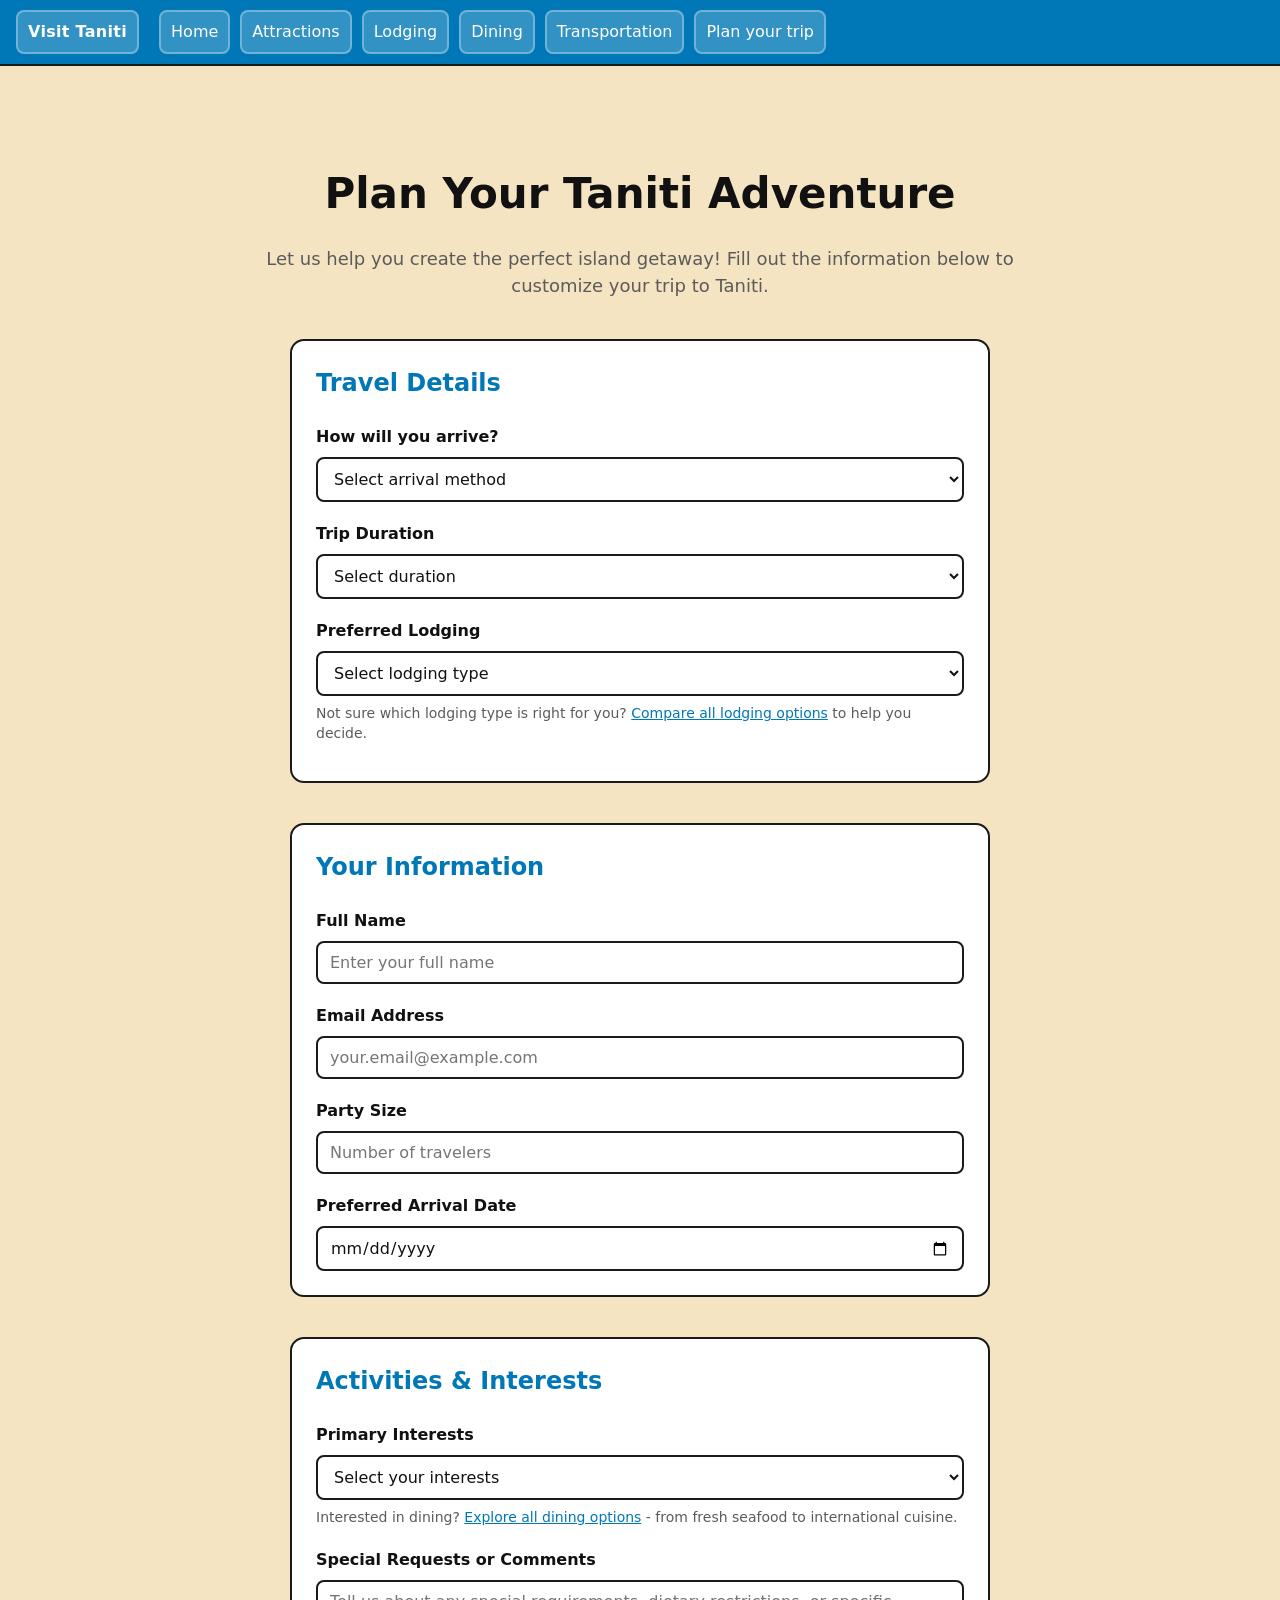
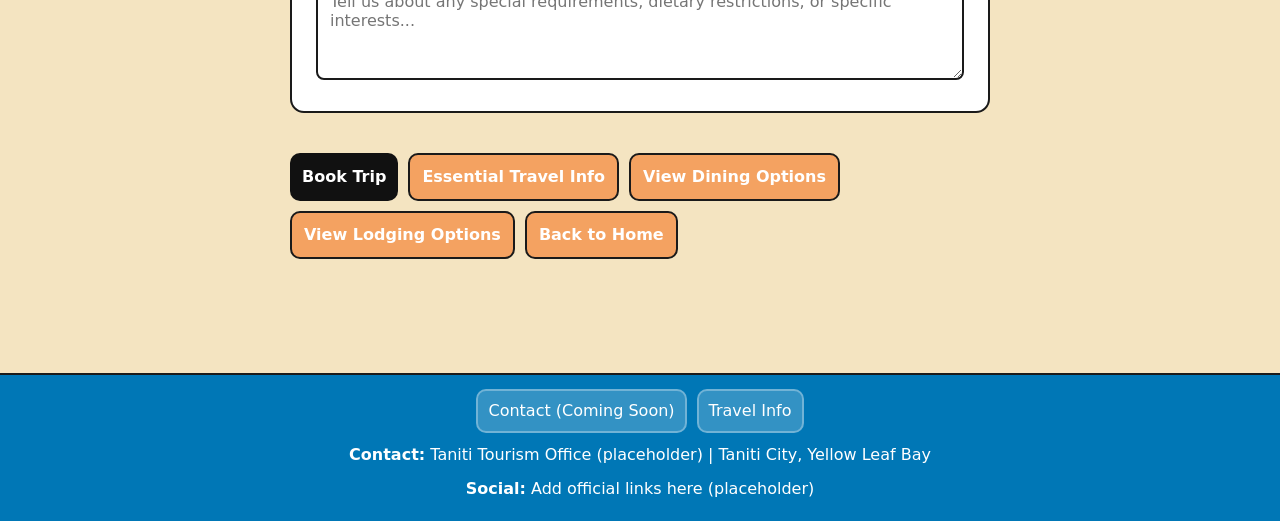
<file: plan-trip.html>
<!doctype html>
<html lang="en">

<head>
    <meta charset="utf-8" />
    <meta name="viewport" content="width=device-width, initial-scale=1" />
    <title>Plan Your Trip | Visit Taniti</title>
    <link rel="stylesheet" href="styles.css" />
</head>

<body>
    <a class="skip-link" href="#main">Skip to main content</a>

    <header>
        <nav class="nav" aria-label="Primary">
            <a href="index.html" class="brand" aria-label="Visit Taniti">Visit Taniti</a>
            <a href="index.html">Home</a>
            <a href="attractions.html">Attractions</a>
            <a href="lodging.html">Lodging</a>
            <a href="dining.html">Dining</a>
            <a href="transportation.html">Transportation</a>
            <a href="plan-trip.html">Plan your trip</a>
        </nav>
    </header>

    <div class="container">
        <main id="main" aria-label="Main content">
            <section class="page-content">
                <h1>Plan Your Taniti Adventure</h1>

                <p class="lead">
                    Let us help you create the perfect island getaway! Fill out the information below to customize your trip to
                    Taniti.
                </p>

                <form class="trip-form" action="placeholder.html" method="get">
                    <div class="form-section">
                        <h2>Travel Details</h2>

                        <div class="form-group">
                            <label for="arrival-method">How will you arrive?</label>
                            <select id="arrival-method" name="arrival-method" required>
                                <option value="">Select arrival method</option>
                                <option value="air">By Air</option>
                                <option value="cruise">By Cruise Ship</option>
                            </select>
                        </div>

                        <div class="form-group">
                            <label for="trip-duration">Trip Duration</label>
                            <select id="trip-duration" name="trip-duration" required>
                                <option value="">Select duration</option>
                                <option value="3-5">3-5 days</option>
                                <option value="6-9">6-9 days</option>
                                <option value="10-14">10-14 days</option>
                                <option value="15+">15+ days</option>
                            </select>
                        </div>

                        <div class="form-group">
                            <label for="lodging-type">Preferred Lodging</label>
                            <select id="lodging-type" name="lodging-type" required>
                                <option value="">Select lodging type</option>
                                <option value="hotel">Hotel</option>
                                <option value="resort">Four-Star Resort</option>
                                <option value="bnb">Bed & Breakfast</option>
                                <option value="rental">Private Rental</option>
                                <option value="hostel">Hostel</option>
                            </select>
                            <p class="form-help">Not sure which lodging type is right for you? <a href="lodging.html"
                                    target="_blank">Compare all lodging options</a> to help you decide.</p>
                        </div>
                    </div>

                    <div class="form-section">
                        <h2>Your Information</h2>

                        <div class="form-group">
                            <label for="full-name">Full Name</label>
                            <input type="text" id="full-name" name="full-name" placeholder="Enter your full name" required />
                        </div>

                        <div class="form-group">
                            <label for="email">Email Address</label>
                            <input type="email" id="email" name="email" placeholder="your.email@example.com" required />
                        </div>

                        <div class="form-group">
                            <label for="party-size">Party Size</label>
                            <input type="number" id="party-size" name="party-size" min="1" max="20"
                                placeholder="Number of travelers" required />
                        </div>

                        <div class="form-group">
                            <label for="arrival-date">Preferred Arrival Date</label>
                            <input type="date" id="arrival-date" name="arrival-date" required />
                        </div>
                    </div>

                    <div class="form-section">
                        <h2>Activities & Interests</h2>

                        <div class="form-group">
                            <label for="activities">Primary Interests</label>
                            <select id="activities" name="activities" required>
                                <option value="">Select your interests</option>
                                <option value="beaches">Beaches & Water Sports</option>
                                <option value="adventure">Adventure & Hiking</option>
                                <option value="culture">Culture & History</option>
                                <option value="relaxation">Relaxation & Spa</option>
                                <option value="nightlife">Dining & Nightlife</option>
                                <option value="family">Family Activities</option>
                            </select>
                            <p class="form-help">Interested in dining? <a href="dining.html" target="_blank">Explore all dining
                                    options</a> - from fresh seafood to international cuisine.</p>
                        </div>

                        <div class="form-group">
                            <label for="special-requests">Special Requests or Comments</label>
                            <textarea id="special-requests" name="special-requests" rows="4"
                                placeholder="Tell us about any special requirements, dietary restrictions, or specific interests..."></textarea>
                        </div>
                    </div>

                    <div class="cta-row">
                        <button type="submit" class="btn btn-primary">Book Trip</button>
                        <a class="btn" href="travel-info.html">Essential Travel Info</a>
                        <a class="btn" href="dining.html">View Dining Options</a>
                        <a class="btn" href="lodging.html">View Lodging Options</a>
                        <a class="btn" href="index.html">Back to Home</a>
                    </div>
                </form>
            </section>
        </main>
    </div>

    <footer aria-label="Footer">
        <div class="footer-inner">
            <div class="footer-links" aria-label="Footer links">
                <a href="placeholder.html">Contact (Coming Soon)</a>
                <a href="travel-info.html">Travel Info</a>
            </div>

            <div id="contact" class="muted">
                <strong>Contact:</strong> Taniti Tourism Office (placeholder) | Taniti City, Yellow Leaf Bay
            </div>

            <div id="social" class="muted">
                <strong>Social:</strong> Add official links here (placeholder)
            </div>
        </div>
    </footer>

    <script src="main.js" defer></script>
</body>

</html>
</file>
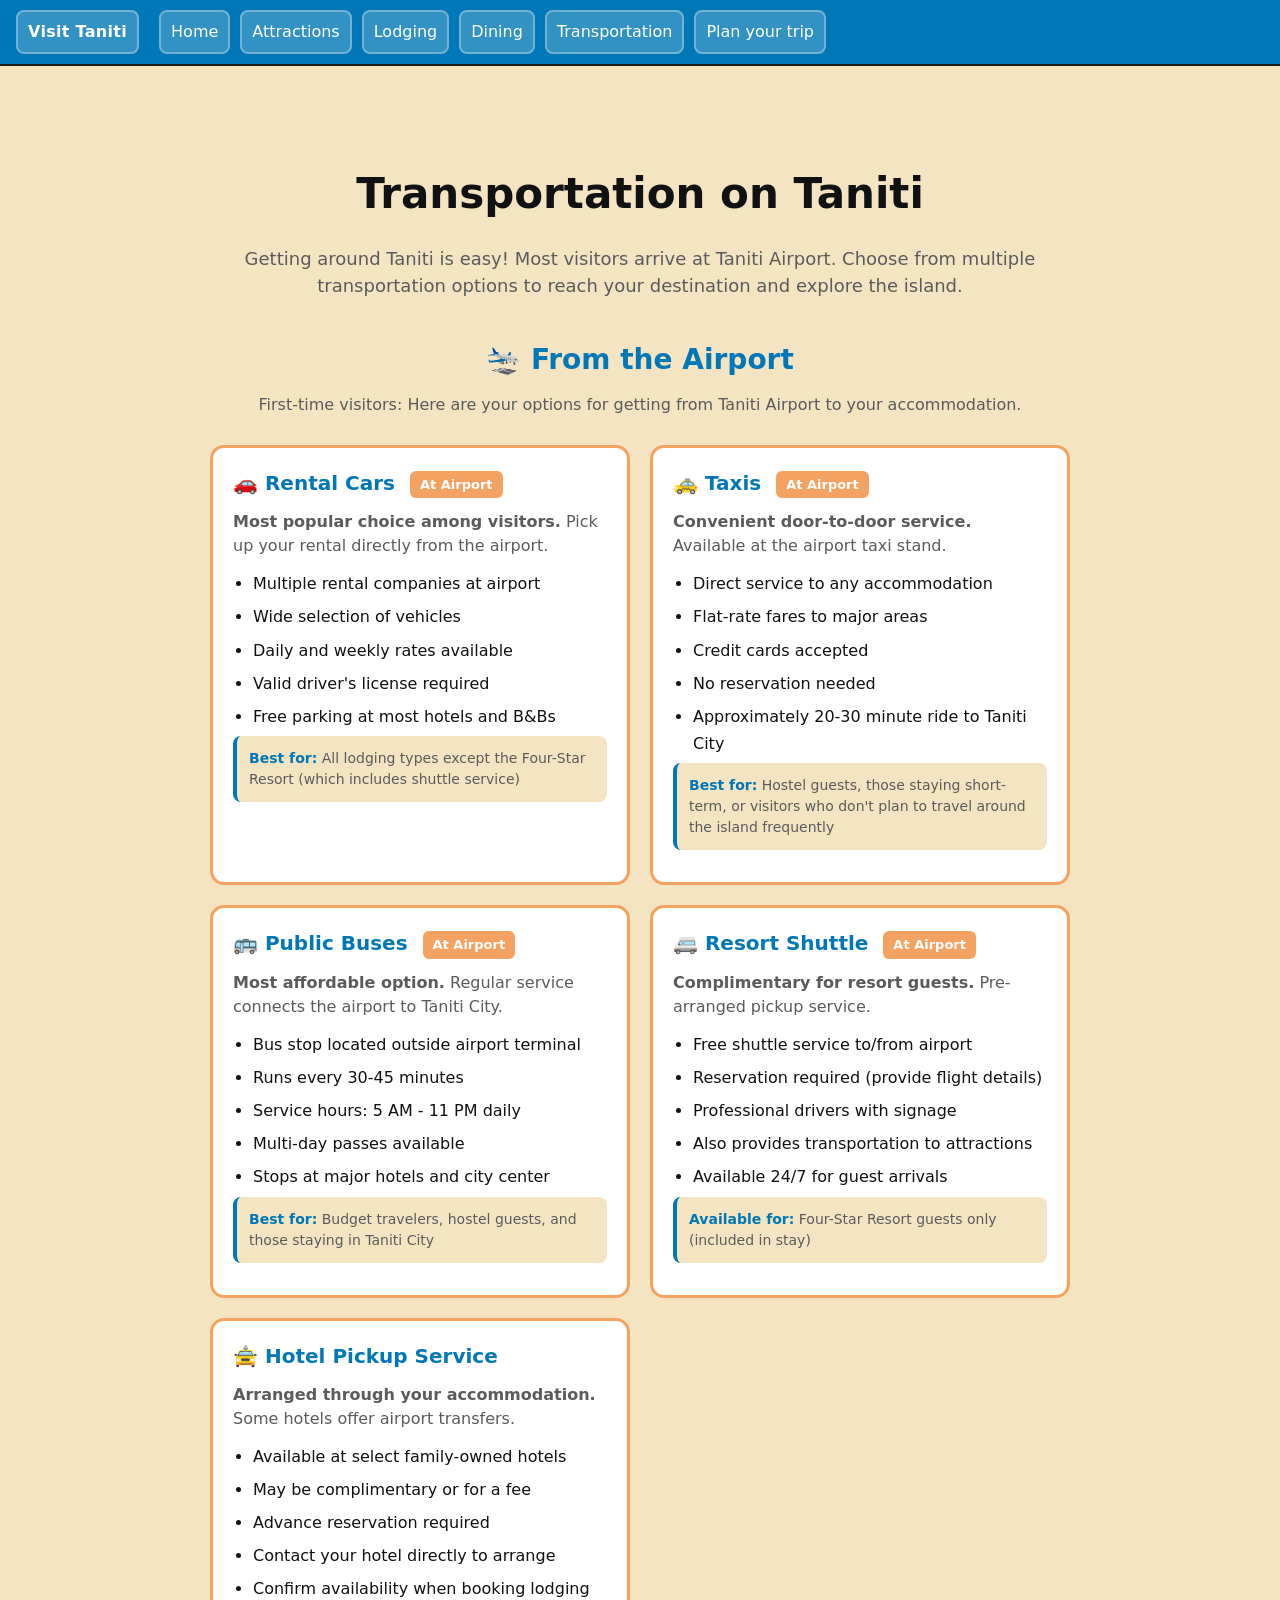
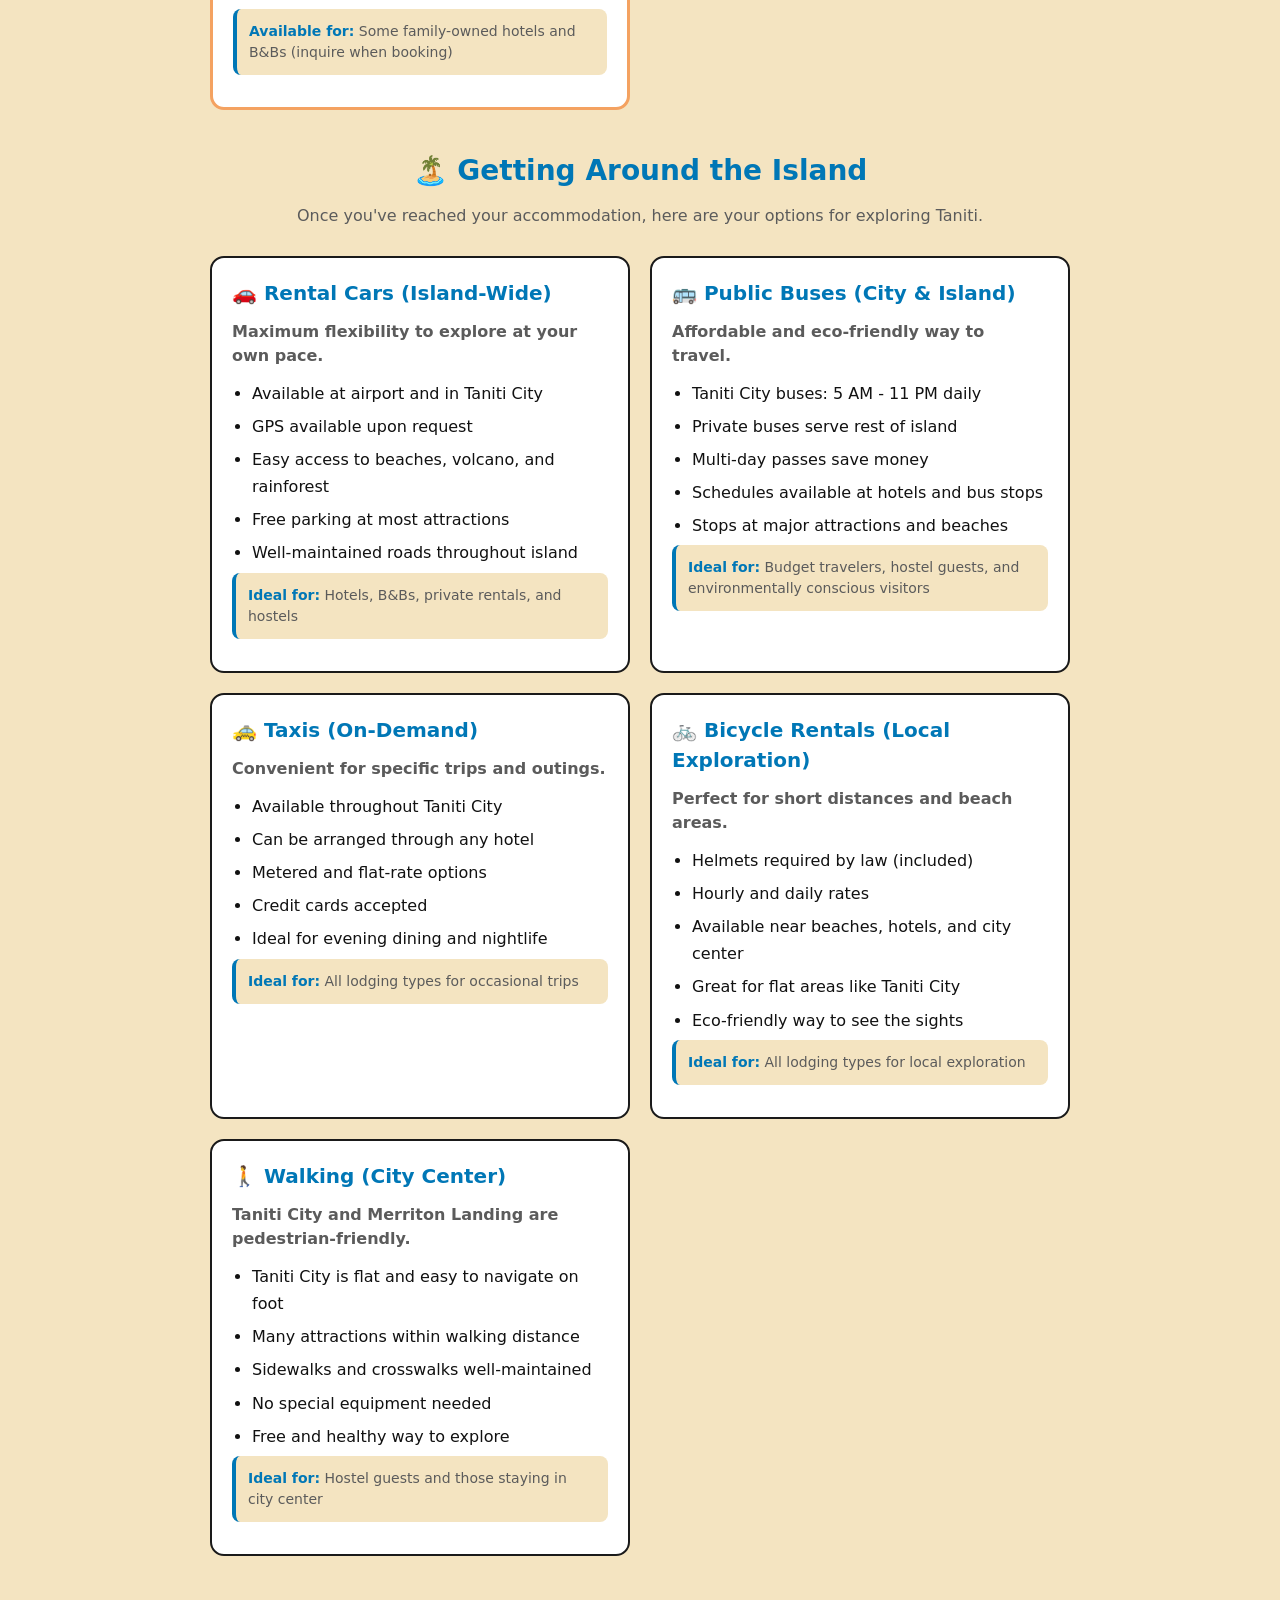
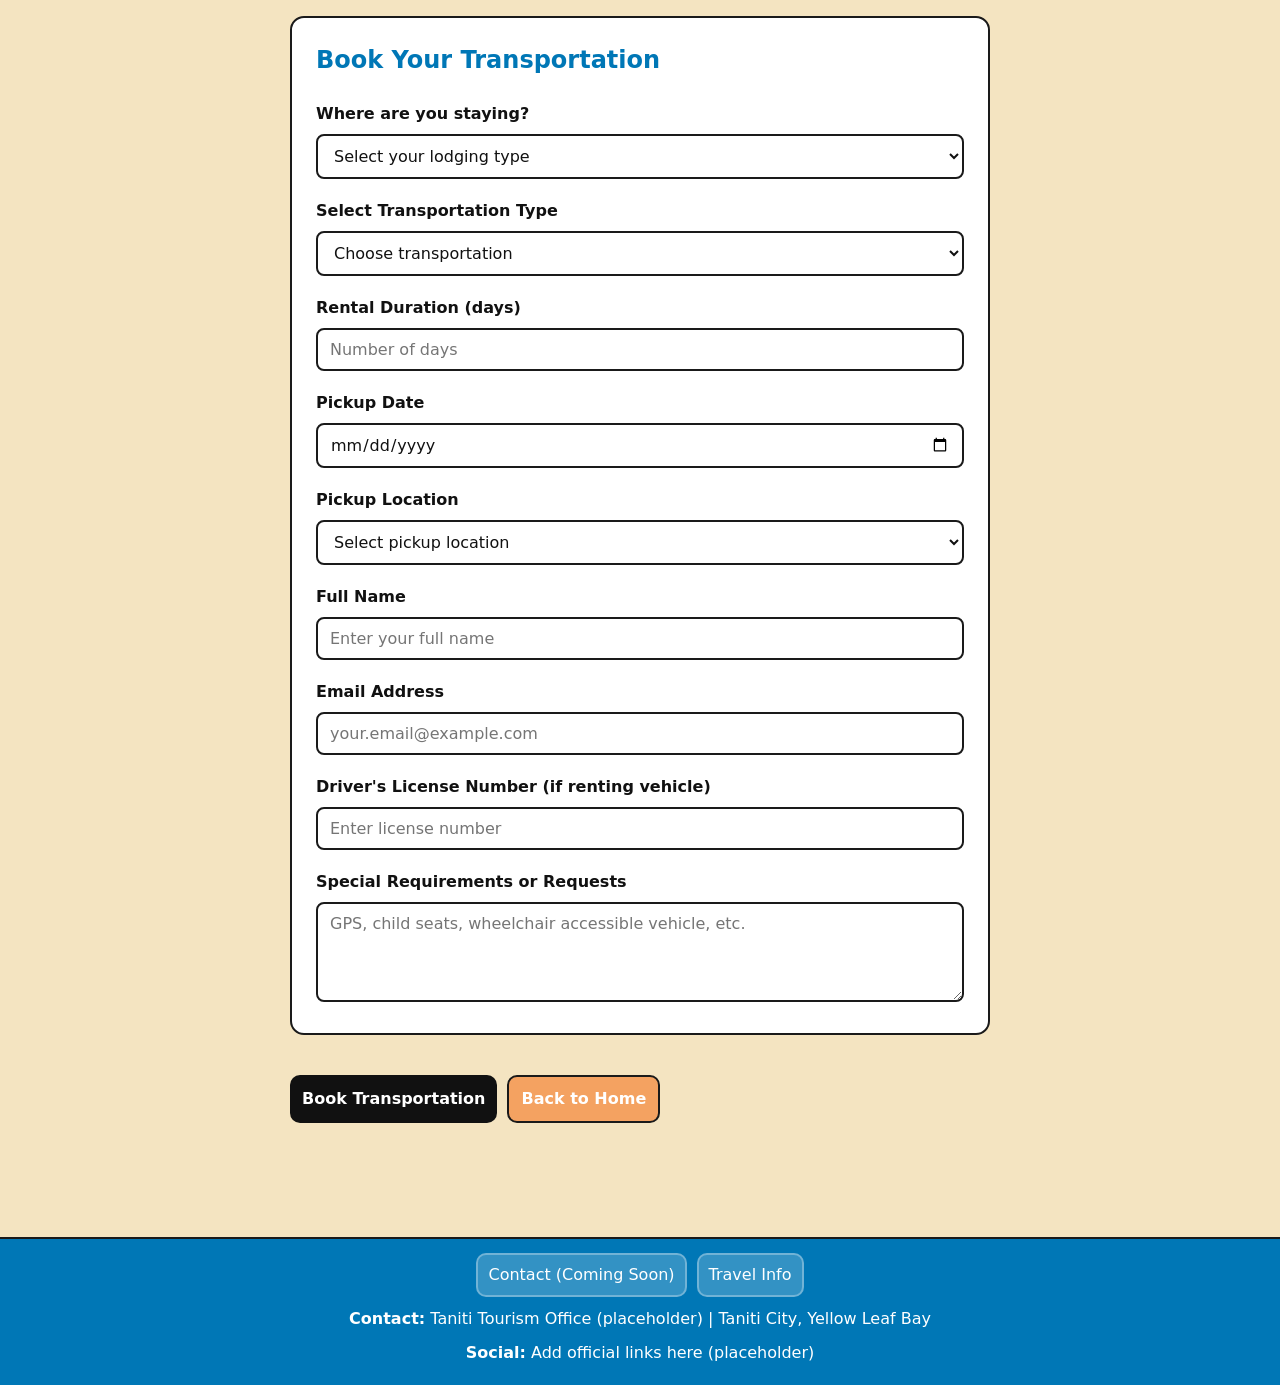
<file: transportation.html>
<!doctype html>
<html lang="en">

<head>
    <meta charset="utf-8" />
    <meta name="viewport" content="width=device-width, initial-scale=1" />
    <title>Transportation | Visit Taniti</title>
    <link rel="stylesheet" href="styles.css" />
</head>

<body>
    <a class="skip-link" href="#main">Skip to main content</a>

    <header>
        <nav class="nav" aria-label="Primary">
            <a href="index.html" class="brand" aria-label="Visit Taniti">Visit Taniti</a>
            <a href="index.html">Home</a>
            <a href="attractions.html">Attractions</a>
            <a href="lodging.html">Lodging</a>
            <a href="dining.html">Dining</a>
            <a href="transportation.html">Transportation</a>
            <a href="plan-trip.html">Plan your trip</a>
        </nav>
    </header>

    <div class="container">
        <main id="main" aria-label="Main content">
            <section class="page-content">
                <h1>Transportation on Taniti</h1>

                <p class="lead">
                    Getting around Taniti is easy! Most visitors arrive at Taniti Airport. Choose from multiple transportation
                    options to reach your destination and explore the island.
                </p>

                <div class="transport-info-section">
                    <h2>🛬 From the Airport</h2>
                    <p class="section-intro">First-time visitors: Here are your options for getting from Taniti Airport to your
                        accommodation.</p>

                    <div class="info-grid">
                        <div class="info-card airport-transport">
                            <h3>🚗 Rental Cars <span class="badge-airport">At Airport</span></h3>
                            <p><strong>Most popular choice among visitors.</strong> Pick up your rental directly from the airport.
                            </p>
                            <ul>
                                <li>Multiple rental companies at airport</li>
                                <li>Wide selection of vehicles</li>
                                <li>Daily and weekly rates available</li>
                                <li>Valid driver's license required</li>
                                <li>Free parking at most hotels and B&Bs</li>
                            </ul>
                            <p class="transport-note"><strong>Best for:</strong> All lodging types except the Four-Star Resort
                                (which includes shuttle service)</p>
                        </div>

                        <div class="info-card airport-transport">
                            <h3>🚕 Taxis <span class="badge-airport">At Airport</span></h3>
                            <p><strong>Convenient door-to-door service.</strong> Available at the airport taxi stand.</p>
                            <ul>
                                <li>Direct service to any accommodation</li>
                                <li>Flat-rate fares to major areas</li>
                                <li>Credit cards accepted</li>
                                <li>No reservation needed</li>
                                <li>Approximately 20-30 minute ride to Taniti City</li>
                            </ul>
                            <p class="transport-note"><strong>Best for:</strong> Hostel guests, those staying short-term, or
                                visitors who don't plan to travel around the island frequently</p>
                        </div>

                        <div class="info-card airport-transport">
                            <h3>🚌 Public Buses <span class="badge-airport">At Airport</span></h3>
                            <p><strong>Most affordable option.</strong> Regular service connects the airport to Taniti City.</p>
                            <ul>
                                <li>Bus stop located outside airport terminal</li>
                                <li>Runs every 30-45 minutes</li>
                                <li>Service hours: 5 AM - 11 PM daily</li>
                                <li>Multi-day passes available</li>
                                <li>Stops at major hotels and city center</li>
                            </ul>
                            <p class="transport-note"><strong>Best for:</strong> Budget travelers, hostel guests, and those
                                staying in Taniti City</p>
                        </div>

                        <div class="info-card airport-transport">
                            <h3>🚐 Resort Shuttle <span class="badge-airport">At Airport</span></h3>
                            <p><strong>Complimentary for resort guests.</strong> Pre-arranged pickup service.</p>
                            <ul>
                                <li>Free shuttle service to/from airport</li>
                                <li>Reservation required (provide flight details)</li>
                                <li>Professional drivers with signage</li>
                                <li>Also provides transportation to attractions</li>
                                <li>Available 24/7 for guest arrivals</li>
                            </ul>
                            <p class="transport-note"><strong>Available for:</strong> Four-Star Resort guests only (included in
                                stay)</p>
                        </div>

                        <div class="info-card airport-transport">
                            <h3>🚖 Hotel Pickup Service</h3>
                            <p><strong>Arranged through your accommodation.</strong> Some hotels offer airport transfers.</p>
                            <ul>
                                <li>Available at select family-owned hotels</li>
                                <li>May be complimentary or for a fee</li>
                                <li>Advance reservation required</li>
                                <li>Contact your hotel directly to arrange</li>
                                <li>Confirm availability when booking lodging</li>
                            </ul>
                            <p class="transport-note"><strong>Available for:</strong> Some family-owned hotels and B&Bs (inquire
                                when booking)</p>
                        </div>
                    </div>
                </div>

                <div class="transport-info-section">
                    <h2>🏝️ Getting Around the Island</h2>
                    <p class="section-intro">Once you've reached your accommodation, here are your options for exploring Taniti.
                    </p>

                    <div class="info-grid">
                        <div class="info-card">
                            <h3>🚗 Rental Cars (Island-Wide)</h3>
                            <p><strong>Maximum flexibility to explore at your own pace.</strong></p>
                            <ul>
                                <li>Available at airport and in Taniti City</li>
                                <li>GPS available upon request</li>
                                <li>Easy access to beaches, volcano, and rainforest</li>
                                <li>Free parking at most attractions</li>
                                <li>Well-maintained roads throughout island</li>
                            </ul>
                            <p class="transport-note"><strong>Ideal for:</strong> Hotels, B&Bs, private rentals, and hostels</p>
                        </div>

                        <div class="info-card">
                            <h3>🚌 Public Buses (City & Island)</h3>
                            <p><strong>Affordable and eco-friendly way to travel.</strong></p>
                            <ul>
                                <li>Taniti City buses: 5 AM - 11 PM daily</li>
                                <li>Private buses serve rest of island</li>
                                <li>Multi-day passes save money</li>
                                <li>Schedules available at hotels and bus stops</li>
                                <li>Stops at major attractions and beaches</li>
                            </ul>
                            <p class="transport-note"><strong>Ideal for:</strong> Budget travelers, hostel guests, and
                                environmentally conscious visitors</p>
                        </div>

                        <div class="info-card">
                            <h3>🚕 Taxis (On-Demand)</h3>
                            <p><strong>Convenient for specific trips and outings.</strong></p>
                            <ul>
                                <li>Available throughout Taniti City</li>
                                <li>Can be arranged through any hotel</li>
                                <li>Metered and flat-rate options</li>
                                <li>Credit cards accepted</li>
                                <li>Ideal for evening dining and nightlife</li>
                            </ul>
                            <p class="transport-note"><strong>Ideal for:</strong> All lodging types for occasional trips</p>
                        </div>

                        <div class="info-card">
                            <h3>🚲 Bicycle Rentals (Local Exploration)</h3>
                            <p><strong>Perfect for short distances and beach areas.</strong></p>
                            <ul>
                                <li>Helmets required by law (included)</li>
                                <li>Hourly and daily rates</li>
                                <li>Available near beaches, hotels, and city center</li>
                                <li>Great for flat areas like Taniti City</li>
                                <li>Eco-friendly way to see the sights</li>
                            </ul>
                            <p class="transport-note"><strong>Ideal for:</strong> All lodging types for local exploration</p>
                        </div>

                        <div class="info-card">
                            <h3>🚶 Walking (City Center)</h3>
                            <p><strong>Taniti City and Merriton Landing are pedestrian-friendly.</strong></p>
                            <ul>
                                <li>Taniti City is flat and easy to navigate on foot</li>
                                <li>Many attractions within walking distance</li>
                                <li>Sidewalks and crosswalks well-maintained</li>
                                <li>No special equipment needed</li>
                                <li>Free and healthy way to explore</li>
                            </ul>
                            <p class="transport-note"><strong>Ideal for:</strong> Hostel guests and those staying in city center
                            </p>
                        </div>
                    </div>
                </div>

                <form class="trip-form transport-form" action="placeholder.html" method="get">
                    <div class="form-section">
                        <h2>Book Your Transportation</h2>

                        <div class="form-group">
                            <label for="lodging-type">Where are you staying?</label>
                            <select id="lodging-type" name="lodging-type" required>
                                <option value="">Select your lodging type</option>
                                <option value="resort">Four-Star Resort (Complimentary shuttle included)</option>
                                <option value="hotel">Family-Owned Hotel</option>
                                <option value="bnb">Bed & Breakfast</option>
                                <option value="rental">Private Rental</option>
                                <option value="hostel">Hostel</option>
                            </select>
                        </div>

                        <div class="form-group">
                            <label for="transport-type">Select Transportation Type</label>
                            <select id="transport-type" name="transport-type" required>
                                <option value="">Choose transportation</option>
                                <option value="car-compact">Rental Car - Compact</option>
                                <option value="car-sedan">Rental Car - Sedan</option>
                                <option value="car-suv">Rental Car - SUV</option>
                                <option value="bicycle">Bicycle Rental</option>
                                <option value="bus-pass">Multi-Day Bus Pass</option>
                                <option value="none">No transportation needed</option>
                            </select>
                        </div>

                        <div class="form-group">
                            <label for="rental-duration">Rental Duration (days)</label>
                            <input type="number" id="rental-duration" name="rental-duration" min="1" max="30"
                                placeholder="Number of days" required />
                        </div>

                        <div class="form-group">
                            <label for="pickup-date">Pickup Date</label>
                            <input type="date" id="pickup-date" name="pickup-date" required />
                        </div>

                        <div class="form-group">
                            <label for="pickup-location">Pickup Location</label>
                            <select id="pickup-location" name="pickup-location" required>
                                <option value="">Select pickup location</option>
                                <option value="airport">Taniti Airport</option>
                                <option value="city-center">Taniti City Center</option>
                                <option value="resort">Four-Star Resort</option>
                                <option value="merriton">Merriton Landing</option>
                                <option value="hotel-delivery">Hotel Delivery</option>
                            </select>
                        </div>

                        <div class="form-group">
                            <label for="customer-name">Full Name</label>
                            <input type="text" id="customer-name" name="customer-name" placeholder="Enter your full name"
                                required />
                        </div>

                        <div class="form-group">
                            <label for="customer-email">Email Address</label>
                            <input type="email" id="customer-email" name="customer-email" placeholder="your.email@example.com"
                                required />
                        </div>

                        <div class="form-group">
                            <label for="license-number">Driver's License Number (if renting vehicle)</label>
                            <input type="text" id="license-number" name="license-number" placeholder="Enter license number" />
                        </div>

                        <div class="form-group">
                            <label for="special-needs">Special Requirements or Requests</label>
                            <textarea id="special-needs" name="special-needs" rows="3"
                                placeholder="GPS, child seats, wheelchair accessible vehicle, etc."></textarea>
                        </div>
                    </div>

                    <div class="cta-row">
                        <button type="submit" class="btn btn-primary">Book Transportation</button>
                        <a class="btn" href="index.html">Back to Home</a>
                    </div>
                </form>
            </section>
        </main>
    </div>

    <footer aria-label="Footer">
        <div class="footer-inner">
            <div class="footer-links" aria-label="Footer links">
                <a href="placeholder.html">Contact (Coming Soon)</a>
                <a href="travel-info.html">Travel Info</a>
            </div>

            <div id="contact" class="muted">
                <strong>Contact:</strong> Taniti Tourism Office (placeholder) | Taniti City, Yellow Leaf Bay
            </div>

            <div id="social" class="muted">
                <strong>Social:</strong> Add official links here (placeholder)
            </div>
        </div>
    </footer>

    <script src="main.js" defer></script>
</body>

</html>
</file>
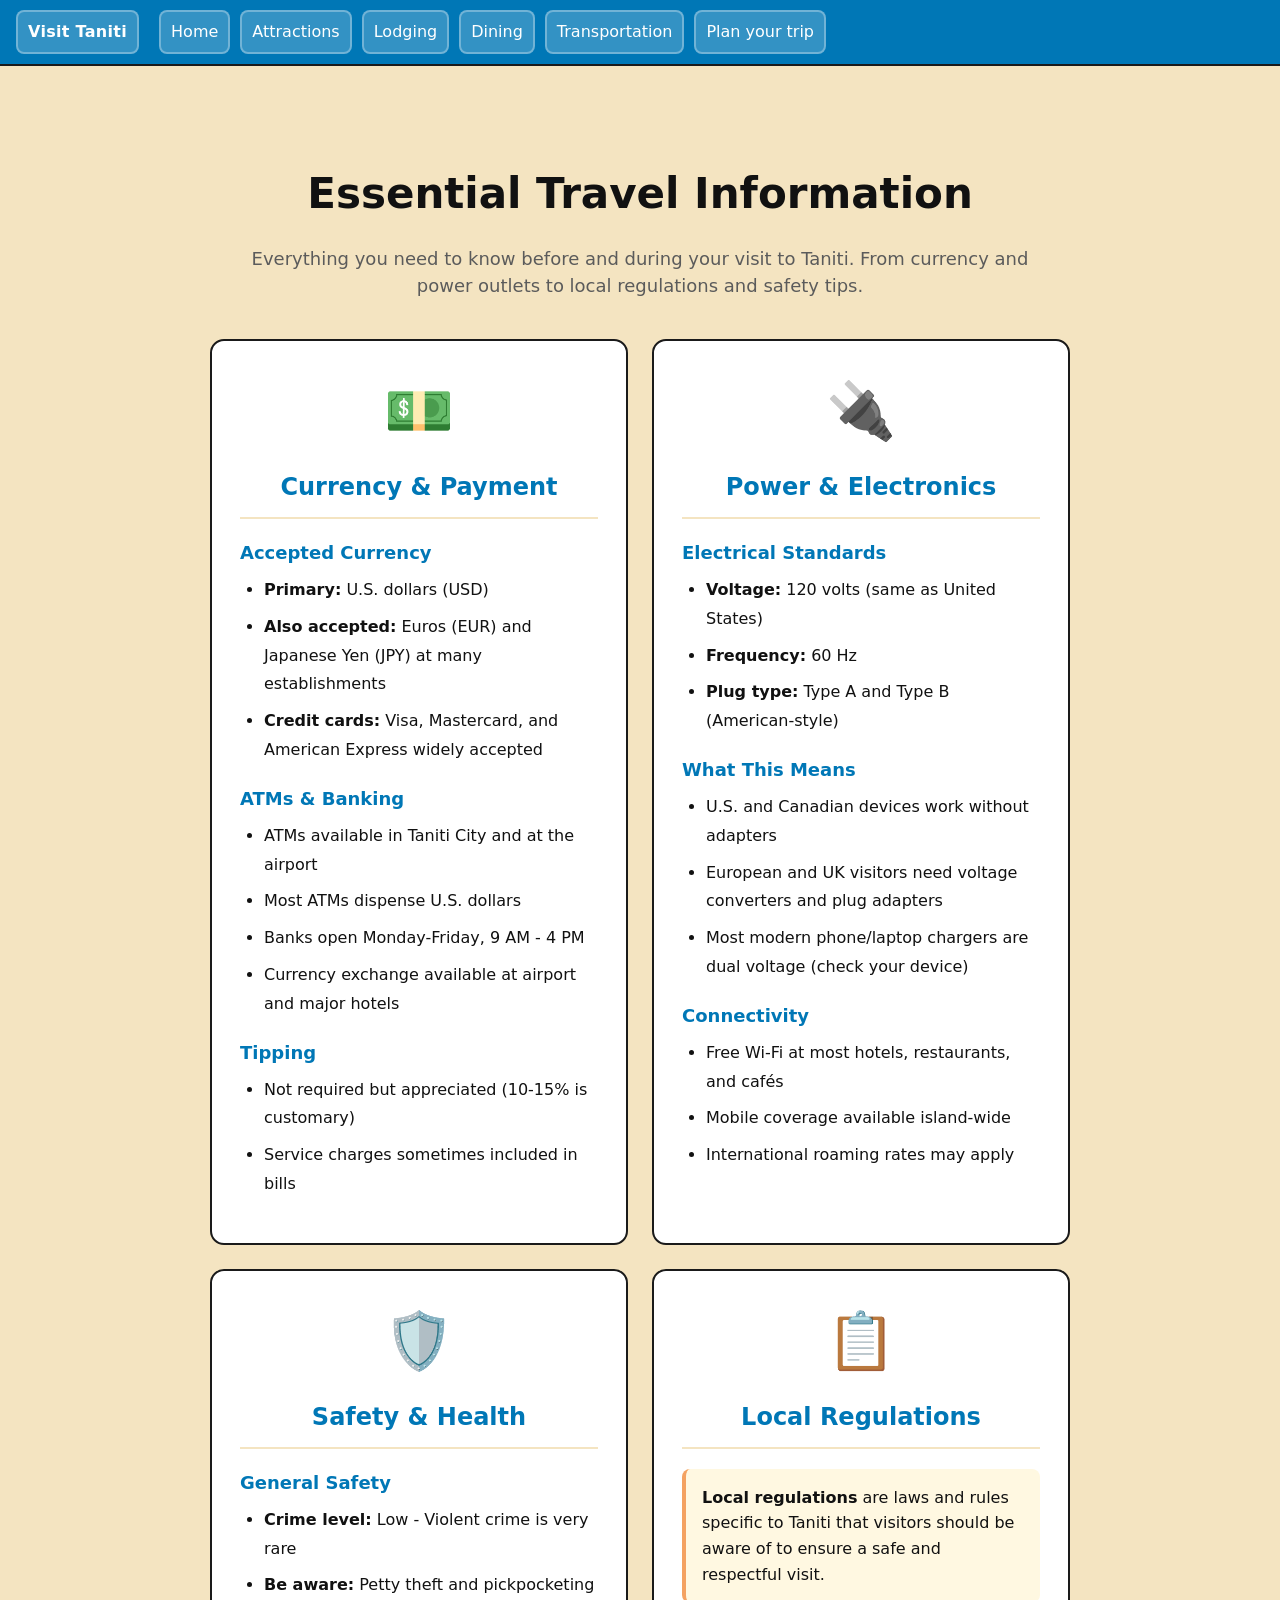
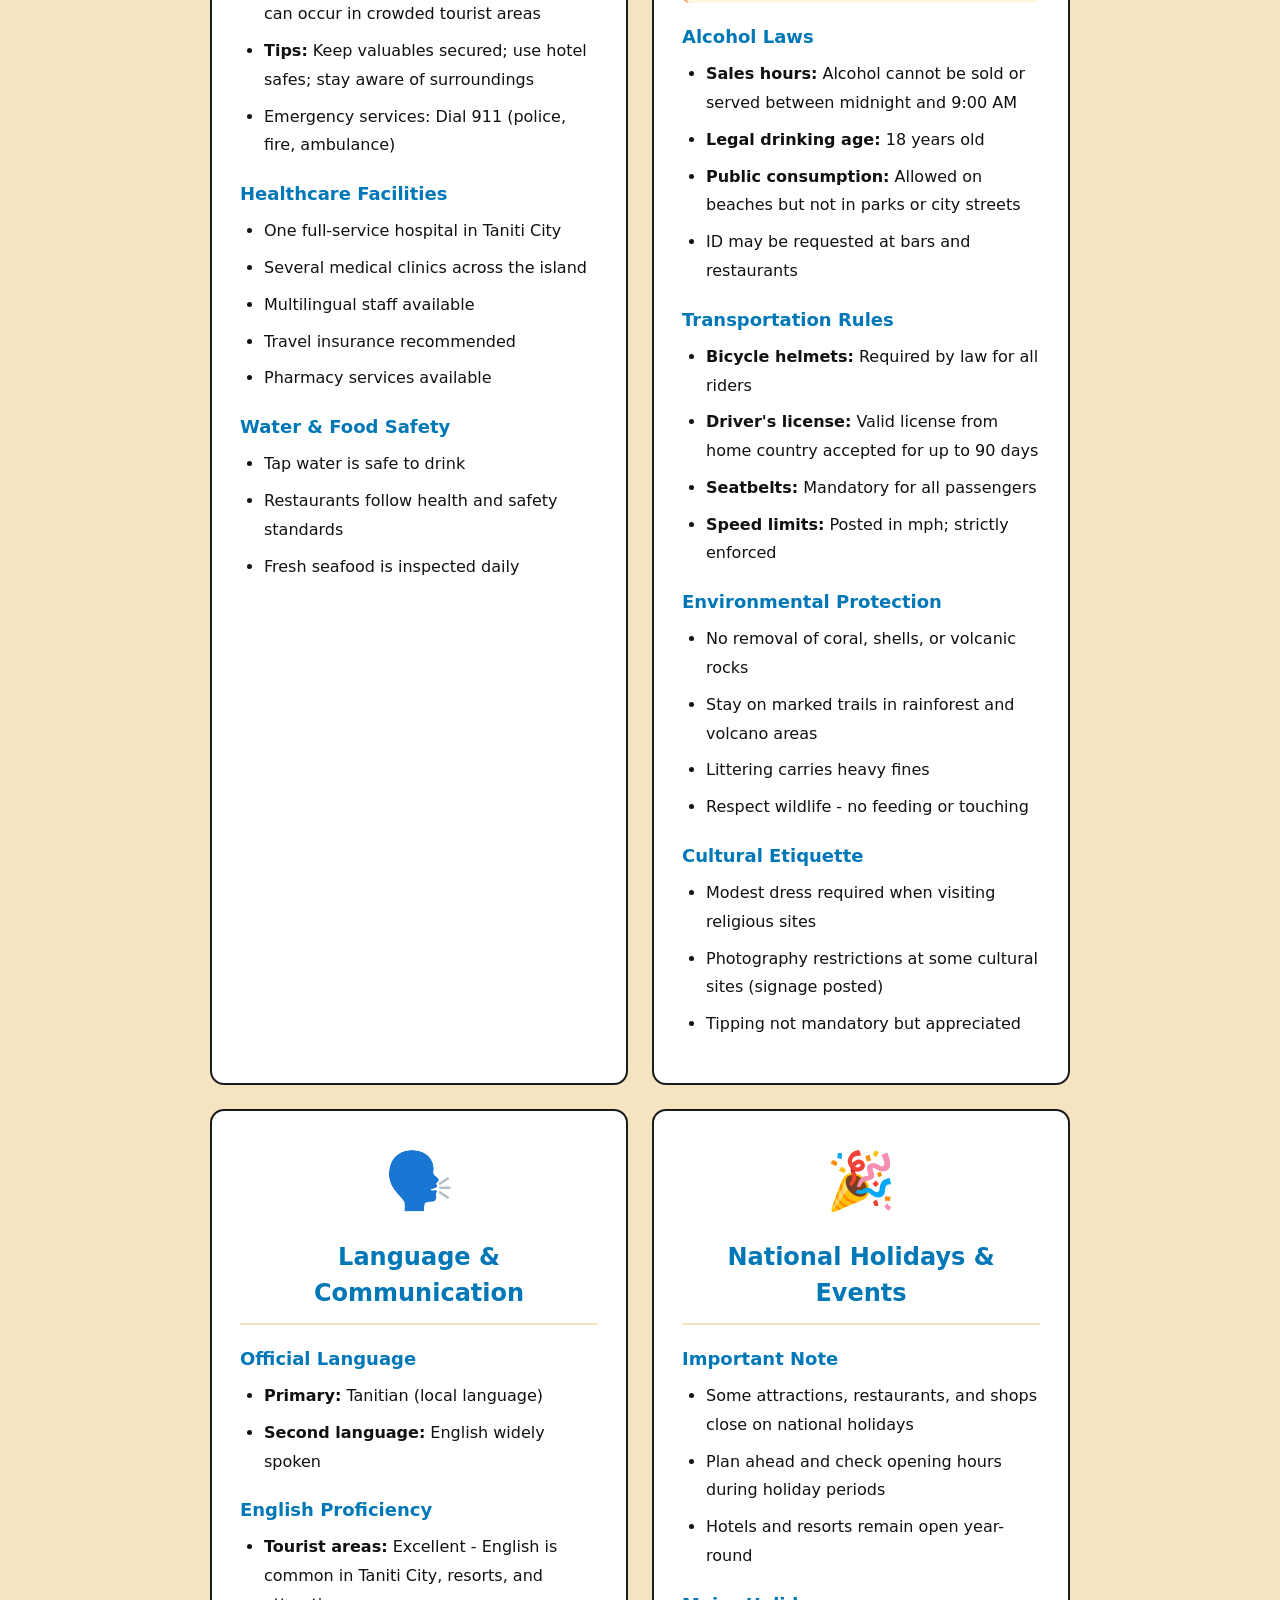
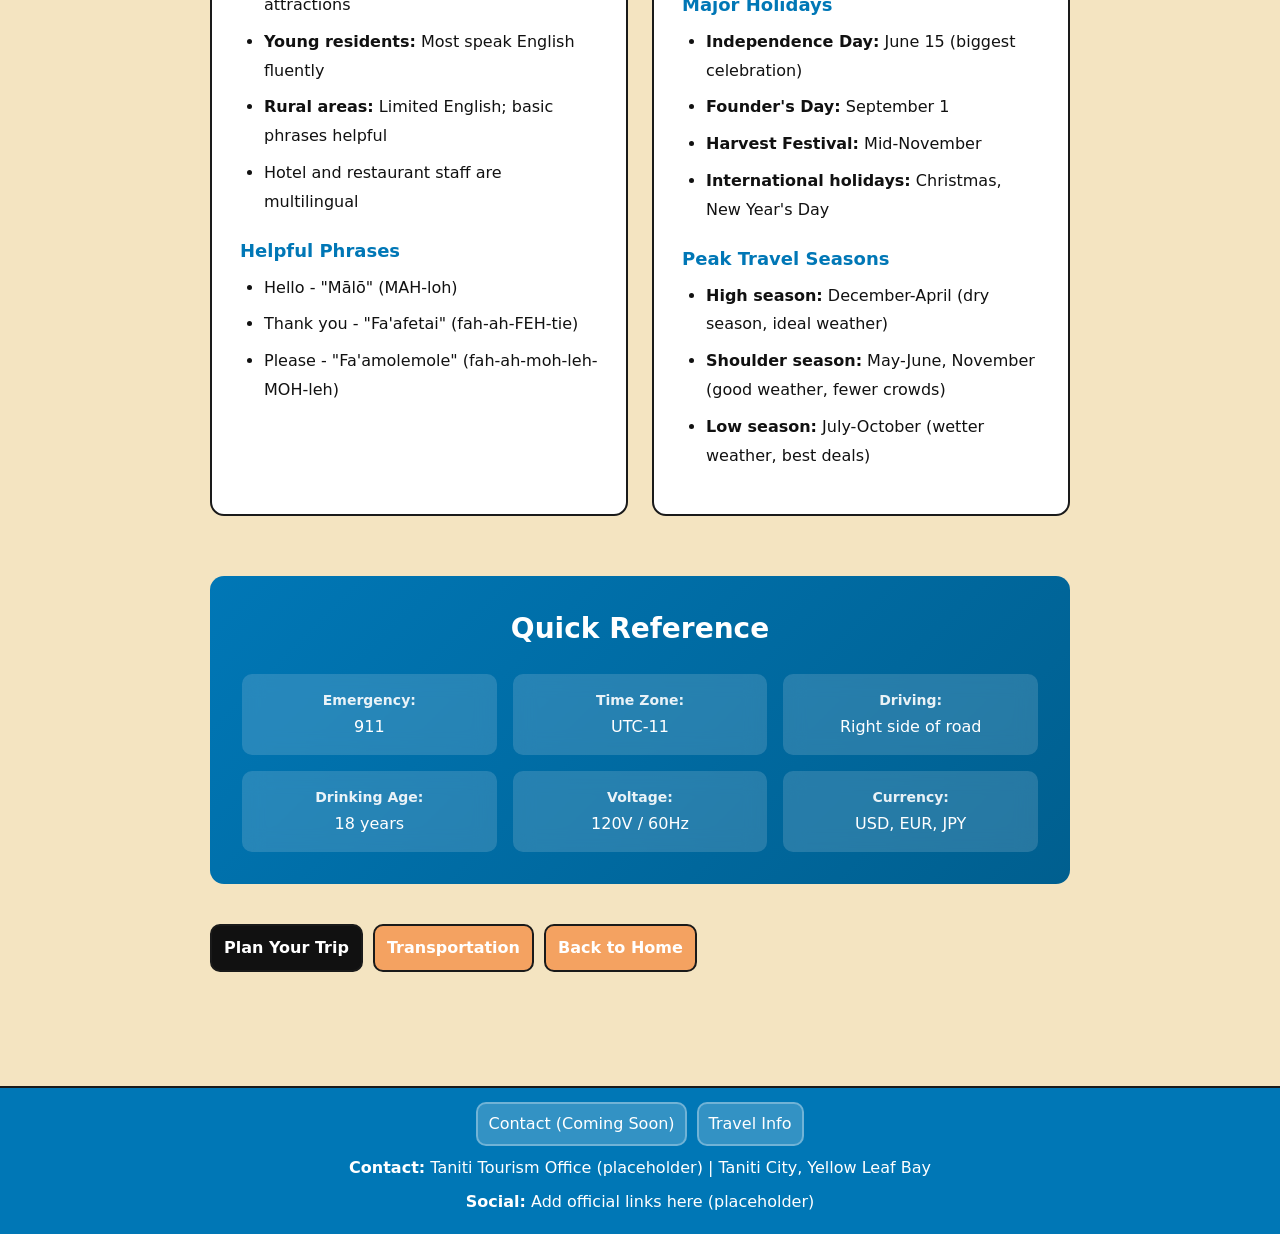
<file: travel-info.html>
<!doctype html>
<html lang="en">

<head>
    <meta charset="utf-8" />
    <meta name="viewport" content="width=device-width, initial-scale=1" />
    <title>Travel Information | Visit Taniti</title>
    <link rel="stylesheet" href="styles.css" />
</head>

<body>
    <a class="skip-link" href="#main">Skip to main content</a>

    <header>
        <nav class="nav" aria-label="Primary">
            <a href="index.html" class="brand" aria-label="Visit Taniti">Visit Taniti</a>
            <a href="index.html">Home</a>
            <a href="attractions.html">Attractions</a>
            <a href="lodging.html">Lodging</a>
            <a href="dining.html">Dining</a>
            <a href="transportation.html">Transportation</a>
            <a href="plan-trip.html">Plan your trip</a>
        </nav>
    </header>

    <div class="container">
        <main id="main" aria-label="Main content">
            <section class="page-content">
                <h1>Essential Travel Information</h1>

                <p class="lead">
                    Everything you need to know before and during your visit to Taniti. From currency and power outlets
                    to local regulations and safety tips.
                </p>

                <div class="travel-info-grid">
                    <article class="travel-info-card">
                        <div class="travel-icon">💵</div>
                        <h2>Currency & Payment</h2>
                        <div class="travel-details">
                            <h3>Accepted Currency</h3>
                            <ul>
                                <li><strong>Primary:</strong> U.S. dollars (USD)</li>
                                <li><strong>Also accepted:</strong> Euros (EUR) and Japanese Yen (JPY) at many establishments</li>
                                <li><strong>Credit cards:</strong> Visa, Mastercard, and American Express widely accepted</li>
                            </ul>

                            <h3>ATMs & Banking</h3>
                            <ul>
                                <li>ATMs available in Taniti City and at the airport</li>
                                <li>Most ATMs dispense U.S. dollars</li>
                                <li>Banks open Monday-Friday, 9 AM - 4 PM</li>
                                <li>Currency exchange available at airport and major hotels</li>
                            </ul>

                            <h3>Tipping</h3>
                            <ul>
                                <li>Not required but appreciated (10-15% is customary)</li>
                                <li>Service charges sometimes included in bills</li>
                            </ul>
                        </div>
                    </article>

                    <article class="travel-info-card">
                        <div class="travel-icon">🔌</div>
                        <h2>Power & Electronics</h2>
                        <div class="travel-details">
                            <h3>Electrical Standards</h3>
                            <ul>
                                <li><strong>Voltage:</strong> 120 volts (same as United States)</li>
                                <li><strong>Frequency:</strong> 60 Hz</li>
                                <li><strong>Plug type:</strong> Type A and Type B (American-style)</li>
                            </ul>

                            <h3>What This Means</h3>
                            <ul>
                                <li>U.S. and Canadian devices work without adapters</li>
                                <li>European and UK visitors need voltage converters and plug adapters</li>
                                <li>Most modern phone/laptop chargers are dual voltage (check your device)</li>
                            </ul>

                            <h3>Connectivity</h3>
                            <ul>
                                <li>Free Wi-Fi at most hotels, restaurants, and cafés</li>
                                <li>Mobile coverage available island-wide</li>
                                <li>International roaming rates may apply</li>
                            </ul>
                        </div>
                    </article>

                    <article class="travel-info-card">
                        <div class="travel-icon">🛡️</div>
                        <h2>Safety & Health</h2>
                        <div class="travel-details">
                            <h3>General Safety</h3>
                            <ul>
                                <li><strong>Crime level:</strong> Low - Violent crime is very rare</li>
                                <li><strong>Be aware:</strong> Petty theft and pickpocketing can occur in crowded tourist areas
                                </li>
                                <li><strong>Tips:</strong> Keep valuables secured; use hotel safes; stay aware of surroundings
                                </li>
                                <li>Emergency services: Dial 911 (police, fire, ambulance)</li>
                            </ul>

                            <h3>Healthcare Facilities</h3>
                            <ul>
                                <li>One full-service hospital in Taniti City</li>
                                <li>Several medical clinics across the island</li>
                                <li>Multilingual staff available</li>
                                <li>Travel insurance recommended</li>
                                <li>Pharmacy services available</li>
                            </ul>

                            <h3>Water & Food Safety</h3>
                            <ul>
                                <li>Tap water is safe to drink</li>
                                <li>Restaurants follow health and safety standards</li>
                                <li>Fresh seafood is inspected daily</li>
                            </ul>
                        </div>
                    </article>

                    <article class="travel-info-card">
                        <div class="travel-icon">📋</div>
                        <h2>Local Regulations</h2>
                        <div class="travel-details">
                            <p class="regulation-intro">
                                <strong>Local regulations</strong> are laws and rules specific to Taniti that visitors should be
                                aware of
                                to ensure a safe and respectful visit.
                            </p>

                            <h3>Alcohol Laws</h3>
                            <ul>
                                <li><strong>Sales hours:</strong> Alcohol cannot be sold or served between midnight and 9:00 AM
                                </li>
                                <li><strong>Legal drinking age:</strong> 18 years old</li>
                                <li><strong>Public consumption:</strong> Allowed on beaches but not in parks or city streets</li>
                                <li>ID may be requested at bars and restaurants</li>
                            </ul>

                            <h3>Transportation Rules</h3>
                            <ul>
                                <li><strong>Bicycle helmets:</strong> Required by law for all riders</li>
                                <li><strong>Driver's license:</strong> Valid license from home country accepted for up to 90 days
                                </li>
                                <li><strong>Seatbelts:</strong> Mandatory for all passengers</li>
                                <li><strong>Speed limits:</strong> Posted in mph; strictly enforced</li>
                            </ul>

                            <h3>Environmental Protection</h3>
                            <ul>
                                <li>No removal of coral, shells, or volcanic rocks</li>
                                <li>Stay on marked trails in rainforest and volcano areas</li>
                                <li>Littering carries heavy fines</li>
                                <li>Respect wildlife - no feeding or touching</li>
                            </ul>

                            <h3>Cultural Etiquette</h3>
                            <ul>
                                <li>Modest dress required when visiting religious sites</li>
                                <li>Photography restrictions at some cultural sites (signage posted)</li>
                                <li>Tipping not mandatory but appreciated</li>
                            </ul>
                        </div>
                    </article>

                    <article class="travel-info-card">
                        <div class="travel-icon">🗣️</div>
                        <h2>Language & Communication</h2>
                        <div class="travel-details">
                            <h3>Official Language</h3>
                            <ul>
                                <li><strong>Primary:</strong> Tanitian (local language)</li>
                                <li><strong>Second language:</strong> English widely spoken</li>
                            </ul>

                            <h3>English Proficiency</h3>
                            <ul>
                                <li><strong>Tourist areas:</strong> Excellent - English is common in Taniti City, resorts, and
                                    attractions</li>
                                <li><strong>Young residents:</strong> Most speak English fluently</li>
                                <li><strong>Rural areas:</strong> Limited English; basic phrases helpful</li>
                                <li>Hotel and restaurant staff are multilingual</li>
                            </ul>

                            <h3>Helpful Phrases</h3>
                            <ul>
                                <li>Hello - "Mālō" (MAH-loh)</li>
                                <li>Thank you - "Fa'afetai" (fah-ah-FEH-tie)</li>
                                <li>Please - "Fa'amolemole" (fah-ah-moh-leh-MOH-leh)</li>
                            </ul>
                        </div>
                    </article>

                    <article class="travel-info-card">
                        <div class="travel-icon">🎉</div>
                        <h2>National Holidays & Events</h2>
                        <div class="travel-details">
                            <h3>Important Note</h3>
                            <ul>
                                <li>Some attractions, restaurants, and shops close on national holidays</li>
                                <li>Plan ahead and check opening hours during holiday periods</li>
                                <li>Hotels and resorts remain open year-round</li>
                            </ul>

                            <h3>Major Holidays</h3>
                            <ul>
                                <li><strong>Independence Day:</strong> June 15 (biggest celebration)</li>
                                <li><strong>Founder's Day:</strong> September 1</li>
                                <li><strong>Harvest Festival:</strong> Mid-November</li>
                                <li><strong>International holidays:</strong> Christmas, New Year's Day</li>
                            </ul>

                            <h3>Peak Travel Seasons</h3>
                            <ul>
                                <li><strong>High season:</strong> December-April (dry season, ideal weather)</li>
                                <li><strong>Shoulder season:</strong> May-June, November (good weather, fewer crowds)</li>
                                <li><strong>Low season:</strong> July-October (wetter weather, best deals)</li>
                            </ul>
                        </div>
                    </article>
                </div>

                <div class="quick-reference">
                    <h2>Quick Reference</h2>
                    <div class="quick-ref-grid">
                        <div class="quick-ref-item">
                            <strong>Emergency:</strong> 911
                        </div>
                        <div class="quick-ref-item">
                            <strong>Time Zone:</strong> UTC-11
                        </div>
                        <div class="quick-ref-item">
                            <strong>Driving:</strong> Right side of road
                        </div>
                        <div class="quick-ref-item">
                            <strong>Drinking Age:</strong> 18 years
                        </div>
                        <div class="quick-ref-item">
                            <strong>Voltage:</strong> 120V / 60Hz
                        </div>
                        <div class="quick-ref-item">
                            <strong>Currency:</strong> USD, EUR, JPY
                        </div>
                    </div>
                </div>

                <div class="cta-row">
                    <a class="btn btn-primary" href="plan-trip.html">Plan Your Trip</a>
                    <a class="btn" href="transportation.html">Transportation</a>
                    <a class="btn" href="index.html">Back to Home</a>
                </div>
            </section>
        </main>
    </div>

    <footer aria-label="Footer">
        <div class="footer-inner">
            <div class="footer-links" aria-label="Footer links">
                <a href="placeholder.html">Contact (Coming Soon)</a>
                <a href="travel-info.html">Travel Info</a>
            </div>

            <div id="contact" class="muted">
                <strong>Contact:</strong> Taniti Tourism Office (placeholder) | Taniti City, Yellow Leaf Bay
            </div>

            <div id="social" class="muted">
                <strong>Social:</strong> Add official links here (placeholder)
            </div>
        </div>
    </footer>

    <script src="main.js" defer></script>
</body>

</html>
</file>
<file: styles.css>
:root {
  --max: 1280px;
  --border: #1a1a1a;
  --muted: #5b5b5b;
  --bg: #f4e4c1;
  --cardBg: #fafafa;
  --focus: #0b5fff;
  --tropical-color: #0077b6;
  --accent-orange: #f4a261;
}

* {
  box-sizing: border-box;
}

body {
  margin: 0;
  font-family: system-ui, -apple-system, Segoe UI, Roboto, Arial, sans-serif;
  line-height: 1.5;
  color: #111;
  background: var(--bg);
}

a {
  color: inherit;
}

a:focus,
button:focus {
  outline: 3px solid var(--focus);
  outline-offset: 2px;
}

.container {
  max-width: var(--max);
  margin: 0 auto;
  padding: 16px;
}

.skip-link {
  position: absolute;
  left: -999px;
  top: 8px;
  background: #fff;
  border: 2px solid var(--border);
  padding: 8px 10px;
  z-index: 9999;
}

.skip-link:focus {
  left: 8px;
}

header {
  border-bottom: 2px solid var(--border);
  background: var(--tropical-color);
  position: sticky;
  top: 0;
  z-index: 50;
}

.nav {
  display: flex;
  align-items: center;
  gap: 10px;
  flex-wrap: wrap;
  padding: 10px 16px;
  max-width: var(--max);
  margin: 0 auto;
}

.brand {
  font-weight: 800;
  letter-spacing: 0.3px;
  margin-right: 10px;
  white-space: nowrap;
  color: #fff;
  text-decoration: none;
}

.brand:hover {
  text-decoration: underline;
}

.nav a {
  text-decoration: none;
  border: 2px solid rgba(255, 255, 255, 0.3);
  padding: 8px 10px;
  border-radius: 8px;
  background: rgba(255, 255, 255, 0.2);
  color: #fff;
  white-space: nowrap;
}

.nav a:hover {
  background: rgba(255, 255, 255, 0.3);
}

.hero {
  border: 2px solid var(--border);
  border-radius: 14px;
  overflow: hidden;
  margin-top: 16px;
  background: #fff;
}

.carousel {
  position: relative;
}

.slides {
  display: grid;
  grid-auto-flow: column;
  grid-auto-columns: 100%;
  overflow: hidden;
  scroll-snap-type: x mandatory;
  scroll-behavior: smooth;
}

.slide {
  scroll-snap-align: start;
  padding: 18px;
  min-height: 320px;
  display: grid;
  gap: 10px;
  align-content: center;
  background: linear-gradient(135deg, #f5f5f5 0%, #ffffff 55%, #f5f5f5 100%);
  background-size: cover;
  background-position: center;
  position: relative;
}

.slide::before {
  content: '';
  position: absolute;
  top: 0;
  left: 0;
  right: 0;
  bottom: 0;
  background: rgba(255, 255, 255, 0.4);
  z-index: 0;
}

.slide h1,
.slide p,
.slide .cta-row {
  position: relative;
  z-index: 1;
}

#slide-1 {
  background-image: url('assets/volcano.png');
}

#slide-2 {
  background-image: url('assets/housing.png');
}

#slide-3 {
  background-image: url('assets/travel.png');
}

.slide h1 {
  margin: 0;
  font-size: 28px;
  line-height: 1.2;
  text-shadow: 2px 2px 4px rgba(0, 0, 0, 00.3);
  background: rgba(255, 255, 255, 0.6);
  padding: 10px 14px;
  border-radius: 8px;
  display: inline-block;
}

.slide p {
  margin: 0;
  color: #333;
  max-width: 70ch;
  text-shadow: 1px 1px 3px rgba(255, 255, 255, 0.8);
  background: rgba(255, 255, 255, 0.55);
  padding: 10px 14px;
  border-radius: 8px;
}

.cta-row {
  display: flex;
  gap: 10px;
  flex-wrap: wrap;
  margin-top: 10px;
}

.btn {
  border: 2px solid var(--border);
  background: var(--accent-orange);
  color: #fff;
  padding: 10px 12px;
  border-radius: 10px;
  cursor: pointer;
  font-weight: 700;
  text-decoration: none;
  display: inline-block;
}

.btn:hover {
  background: #d66d00;
}

.carousel-controls {
  display: flex;
  justify-content: center;
  gap: 10px;
  padding: 10px 12px 14px;
  border-top: 2px solid var(--border);
  background: #fff;
}

.dot {
  width: 12px;
  height: 12px;
  border-radius: 999px;
  border: 2px solid var(--border);
  background: #fff;
  cursor: pointer;
}

.dot[aria-current="true"] {
  background: #111;
}

/* Survey snapshot bar under hero */
.survey-snapshot {
  border-top: 2px solid var(--border);
  padding: 12px 14px 14px;
  display: grid;
  gap: 8px;
  background: #fff;
}

.survey-snapshot h2 {
  margin: 0;
  font-size: 16px;
}

.pill-row {
  display: flex;
  flex-wrap: wrap;
  gap: 8px;
}

.pill {
  border: 2px solid var(--border);
  background: #fff;
  border-radius: 999px;
  padding: 6px 10px;
  font-size: 13px;
  white-space: nowrap;
}

main {
  margin-top: 16px;
}

.grid {
  display: grid;
  grid-template-columns: repeat(2, minmax(0, 1fr));
  gap: 16px;
}

.card {
  border: 2px solid var(--border);
  border-radius: 14px;
  background: var(--cardBg);
  overflow: hidden;
  display: flex;
  flex-direction: column;
}

.card-header {
  padding: 14px 14px 10px;
  background: #fff;
  border-bottom: 2px solid var(--border);
}

.card-header h2 {
  margin: 0;
  font-size: 18px;
}

.card-body {
  padding: 14px;
  display: flex;
  flex-direction: column;
  gap: 10px;
  flex: 1;
}

.card-body .cta-row {
  margin-top: auto;
  padding-top: 10px;
}

.muted {
  color: var(--muted);
}

.list {
  margin: 0;
  padding-left: 18px;
}

footer {
  margin-top: 18px;
  border-top: 2px solid var(--border);
  background: var(--tropical-color);
  color: #fff;
}

.footer-inner {
  max-width: var(--max);
  margin: 0 auto;
  padding: 14px 16px 20px;
  display: grid;
  gap: 10px;
  text-align: center;
}

.footer-links {
  display: flex;
  gap: 10px;
  flex-wrap: wrap;
  justify-content: center;
}

.footer-links a {
  text-decoration: none;
  border: 2px solid rgba(255, 255, 255, 0.3);
  padding: 8px 10px;
  border-radius: 10px;
  background: rgba(255, 255, 255, 0.2);
  color: #fff;
}

.footer-links a:hover {
  background: rgba(255, 255, 255, 0.3);
}

footer .muted {
  color: #fff;
}

.placeholder-content {
  max-width: 800px;
  margin: 40px auto;
  padding: 40px 20px;
  text-align: center;
}

.placeholder-content h1 {
  font-size: 48px;
  margin: 0 0 20px;
}

.placeholder-content .lead {
  font-size: 20px;
  color: var(--muted);
  margin: 0 0 40px;
}

.placeholder-text {
  text-align: left;
  margin: 40px 0;
  padding: 20px;
  border: 2px solid var(--border);
  border-radius: 14px;
  background: var(--cardBg);
}

.placeholder-text p {
  margin: 0 0 16px;
  line-height: 1.7;
}

.placeholder-text p:last-child {
  margin-bottom: 0;
}

.btn-primary {
  background: #111;
  color: #fff;
  font-weight: 700;
}

.btn-primary:hover {
  background: #333;
}

/* Page content styles */
.page-content {
  max-width: 900px;
  margin: 40px auto;
  padding: 40px 20px;
}

.page-content h1 {
  font-size: 42px;
  margin: 0 0 20px;
  text-align: center;
}

.page-content .lead {
  font-size: 18px;
  color: var(--muted);
  text-align: center;
  margin: 0 0 40px;
  max-width: 70ch;
  margin-left: auto;
  margin-right: auto;
}

/* Attractions page styles */
.popular-attractions-banner {
  background: linear-gradient(135deg, var(--tropical-color) 0%, #005f8f 100%);
  color: #fff;
  padding: 32px;
  border-radius: 14px;
  text-align: center;
  margin: 32px 0;
  border: 3px solid var(--accent-orange);
}

.popular-attractions-banner h2 {
  margin: 0 0 8px;
  font-size: 32px;
  color: #fff;
}

.banner-subtitle {
  margin: 0;
  font-size: 16px;
  opacity: 0.95;
}

.attractions-grid {
  display: grid;
  grid-template-columns: repeat(auto-fit, minmax(340px, 1fr));
  gap: 24px;
  margin: 32px 0;
}

.attraction-card {
  padding: 24px;
  border: 2px solid var(--border);
  border-radius: 14px;
  background: #fff;
  transition: transform 0.2s, box-shadow 0.2s;
}

.attraction-card:hover {
  transform: translateY(-4px);
  box-shadow: 0 8px 16px rgba(0, 0, 0, 0.1);
}

.attraction-card.popular {
  border-width: 3px;
  border-color: var(--accent-orange);
  position: relative;
}

.attraction-icon {
  font-size: 48px;
  margin-bottom: 12px;
  text-align: center;
}

.attraction-card h3 {
  margin: 0 0 12px;
  font-size: 20px;
  color: var(--tropical-color);
}

.attraction-card p {
  margin: 0;
  color: var(--muted);
  line-height: 1.6;
}

.popularity-badge {
  display: inline-block;
  background: var(--accent-orange);
  color: #fff;
  padding: 6px 12px;
  border-radius: 6px;
  font-size: 13px;
  font-weight: 600;
  margin-top: 12px;
}

.section-divider {
  margin: 60px 0 32px;
  text-align: center;
  position: relative;
}

.section-divider::before {
  content: '';
  position: absolute;
  top: 50%;
  left: 0;
  right: 0;
  height: 2px;
  background: var(--border);
  z-index: -1;
}

.section-divider h2 {
  display: inline-block;
  background: var(--bg);
  padding: 0 24px;
  margin: 0;
  font-size: 28px;
  color: var(--tropical-color);
}

.attractions-section {
  margin: 30px 0;
  padding: 20px;
  border: 2px solid var(--border);
  border-radius: 14px;
  background: #fff;
}

.attractions-section h3 {
  margin: 0 0 16px;
  font-size: 22px;
  color: var(--tropical-color);
}

.attractions-section h2 {
  margin: 0 0 16px;
  font-size: 24px;
  color: var(--tropical-color);
}

.attractions-list {
  margin: 0;
  padding-left: 24px;
  line-height: 1.8;
}

.attractions-list li {
  margin-bottom: 8px;
}

/* Form styles */
.trip-form {
  max-width: 700px;
  margin: 0 auto;
}

.form-section {
  margin-bottom: 40px;
  padding: 24px;
  border: 2px solid var(--border);
  border-radius: 14px;
  background: #fff;
}

.form-section h2 {
  margin: 0 0 24px;
  font-size: 24px;
  color: var(--tropical-color);
}

.form-group {
  margin-bottom: 20px;
}

.form-group:last-child {
  margin-bottom: 0;
}

.form-group label {
  display: block;
  font-weight: 600;
  margin-bottom: 8px;
  color: #111;
}

.form-group input,
.form-group select,
.form-group textarea {
  width: 100%;
  padding: 10px 12px;
  border: 2px solid var(--border);
  border-radius: 8px;
  font-family: inherit;
  font-size: 16px;
  background: #fff;
  color: #111;
}

.form-group input:focus,
.form-group select:focus,
.form-group textarea:focus {
  outline: 3px solid var(--focus);
  outline-offset: 2px;
}

.form-group textarea {
  resize: vertical;
  min-height: 100px;
}

.form-help {
  margin-top: 8px;
  font-size: 14px;
  color: var(--muted);
  line-height: 1.4;
}

.form-help a {
  color: var(--tropical-color);
  text-decoration: underline;
}

.form-help a:hover {
  text-decoration: none;
}

button[type="submit"] {
  border: none;
  cursor: pointer;
  font-size: inherit;
  font-family: inherit;
}

/* Lodging page styles */
.lodging-grid {
  display: grid;
  gap: 24px;
  margin: 40px 0;
}

.lodging-card {
  border: 2px solid var(--border);
  border-radius: 14px;
  background: #fff;
  overflow: hidden;
}

.lodging-header {
  padding: 20px;
  background: var(--tropical-color);
  color: #fff;
  display: flex;
  justify-content: space-between;
  align-items: center;
  flex-wrap: wrap;
  gap: 10px;
}

.lodging-header h2 {
  margin: 0;
  font-size: 24px;
}

.lodging-badge {
  padding: 6px 12px;
  border-radius: 20px;
  font-size: 14px;
  font-weight: 700;
  text-transform: uppercase;
  letter-spacing: 0.5px;
}

.lodging-badge.luxury {
  background: #ffd700;
  color: #111;
}

.lodging-badge.mid-range {
  background: var(--accent-orange);
  color: #fff;
}

.lodging-badge.budget {
  background: #fff;
  color: var(--tropical-color);
}

.lodging-body {
  padding: 20px;
}

.lodging-body p {
  margin: 0 0 12px;
}

.lodging-body ul {
  margin: 12px 0;
  padding-left: 24px;
  line-height: 1.8;
}

.lodging-body ul li {
  margin-bottom: 6px;
}

.lodging-note {
  margin-top: 16px;
  padding: 12px;
  background: #f0f8ff;
  border-left: 4px solid var(--tropical-color);
  border-radius: 4px;
  font-size: 15px;
}

/* Dining page styles */
.dining-highlight {
  background: linear-gradient(135deg, var(--tropical-color) 0%, #005f8f 100%);
  color: #fff;
  padding: 32px;
  border-radius: 14px;
  text-align: center;
  margin: 32px 0;
}

.dining-highlight h2 {
  margin: 0 0 16px;
  font-size: 28px;
  color: #fff;
}

.highlight-text {
  margin: 0;
  font-size: 18px;
  line-height: 1.7;
  opacity: 0.95;
}

.dining-grid {
  display: grid;
  grid-template-columns: repeat(auto-fit, minmax(340px, 1fr));
  gap: 24px;
  margin: 32px 0;
}

.dining-card {
  padding: 24px;
  border: 2px solid var(--border);
  border-radius: 14px;
  background: #fff;
  transition: transform 0.2s, box-shadow 0.2s;
}

.dining-card:hover {
  transform: translateY(-4px);
  box-shadow: 0 8px 16px rgba(0, 0, 0, 0.1);
}

.dining-icon {
  font-size: 48px;
  margin-bottom: 12px;
  text-align: center;
}

.dining-card h3 {
  margin: 0 0 8px;
  font-size: 22px;
  color: var(--tropical-color);
}

.dining-card > p {
  margin: 0 0 16px;
  color: var(--muted);
  font-weight: 600;
}

.dining-features {
  margin: 16px 0;
  padding-left: 24px;
  line-height: 1.8;
}

.dining-features li {
  margin-bottom: 6px;
}

.dining-note {
  margin-top: 16px;
  padding: 12px;
  background: var(--bg);
  border-radius: 8px;
  font-size: 14px;
  color: #111;
  border-left: 4px solid var(--accent-orange);
}

.dining-note strong {
  color: var(--tropical-color);
}

.dining-info-section {
  margin: 60px 0 40px;
}

.dining-info-section h2 {
  text-align: center;
  font-size: 28px;
  margin: 0 0 32px;
  color: var(--tropical-color);
}

.info-boxes {
  display: grid;
  grid-template-columns: repeat(auto-fit, minmax(250px, 1fr));
  gap: 20px;
}

.info-box {
  padding: 20px;
  border: 2px solid var(--border);
  border-radius: 14px;
  background: #fff;
}

.info-box h3 {
  margin: 0 0 12px;
  font-size: 18px;
  color: var(--tropical-color);
}

.info-box ul {
  margin: 0;
  padding-left: 20px;
  line-height: 1.7;
}

.info-box ul li {
  margin-bottom: 6px;
}

.section-link-note {
  margin-top: 16px;
  padding: 14px;
  background: #fff8e1;
  border-left: 4px solid var(--accent-orange);
  border-radius: 8px;
  font-size: 15px;
  line-height: 1.6;
}

.section-link-note a {
  color: var(--tropical-color);
  text-decoration: underline;
  font-weight: 600;
}

.section-link-note a:hover {
  text-decoration: none;
}

/* Transportation page styles */
.transport-info-section {
  margin: 40px 0;
}

.transport-info-section h2 {
  font-size: 28px;
  margin: 0 0 24px;
  color: var(--tropical-color);
  text-align: center;
}

.transport-options {
  display: grid;
  gap: 16px;
  margin-bottom: 40px;
}

.transport-option {
  padding: 20px;
  border: 2px solid var(--border);
  border-radius: 14px;
  background: #fff;
}

.transport-option h3 {
  margin: 0 0 12px;
  font-size: 20px;
  color: #111;
}

.transport-option p {
  margin: 0;
  line-height: 1.7;
}

.info-grid {
  display: grid;
  grid-template-columns: repeat(auto-fit, minmax(320px, 1fr));
  gap: 20px;
  margin: 24px 0;
}

.info-card {
  padding: 20px;
  border: 2px solid var(--border);
  border-radius: 14px;
  background: #fff;
}

.info-card h3 {
  margin: 0 0 12px;
  font-size: 20px;
  color: var(--tropical-color);
}

.info-card p {
  margin: 0 0 12px;
  color: var(--muted);
}

.info-card ul {
  margin: 0;
  padding-left: 20px;
  line-height: 1.7;
}

.info-card ul li {
  margin-bottom: 6px;
}

.section-intro {
  text-align: center;
  color: var(--muted);
  margin: -12px 0 28px;
  font-size: 16px;
}

.badge-airport {
  display: inline-block;
  background: var(--accent-orange);
  color: #fff;
  padding: 4px 10px;
  border-radius: 6px;
  font-size: 13px;
  font-weight: 600;
  margin-left: 8px;
  vertical-align: middle;
}

.airport-transport {
  border-color: var(--accent-orange);
  border-width: 3px;
}

.transport-note {
  margin-top: 16px;
  padding: 12px;
  background: var(--bg);
  border-radius: 8px;
  font-size: 14px;
  color: #111;
  border-left: 4px solid var(--tropical-color);
}

.transport-note strong {
  color: var(--tropical-color);
}

.transport-form {
  margin-top: 60px;
}

/* Travel Information page styles */
.travel-info-grid {
  display: grid;
  grid-template-columns: repeat(auto-fit, minmax(380px, 1fr));
  gap: 24px;
  margin: 32px 0;
}

.travel-info-card {
  padding: 28px;
  border: 2px solid var(--border);
  border-radius: 14px;
  background: #fff;
  transition: transform 0.2s, box-shadow 0.2s;
}

.travel-info-card:hover {
  transform: translateY(-2px);
  box-shadow: 0 6px 12px rgba(0, 0, 0, 0.1);
}

.travel-icon {
  font-size: 56px;
  text-align: center;
  margin-bottom: 16px;
}

.travel-info-card h2 {
  margin: 0 0 20px;
  font-size: 24px;
  color: var(--tropical-color);
  text-align: center;
  border-bottom: 2px solid var(--bg);
  padding-bottom: 12px;
}

.travel-details h3 {
  margin: 20px 0 10px;
  font-size: 18px;
  color: var(--tropical-color);
  font-weight: 600;
}

.travel-details h3:first-child {
  margin-top: 0;
}

.travel-details ul {
  margin: 0 0 16px;
  padding-left: 24px;
  line-height: 1.8;
}

.travel-details ul li {
  margin-bottom: 8px;
}

.regulation-intro {
  padding: 16px;
  background: #fff8e1;
  border-left: 4px solid var(--accent-orange);
  border-radius: 8px;
  margin: 0 0 20px;
  line-height: 1.6;
}

.quick-reference {
  margin: 60px 0 40px;
  padding: 32px;
  background: linear-gradient(135deg, var(--tropical-color) 0%, #005f8f 100%);
  border-radius: 14px;
  text-align: center;
}

.quick-reference h2 {
  margin: 0 0 24px;
  font-size: 28px;
  color: #fff;
}

.quick-ref-grid {
  display: grid;
  grid-template-columns: repeat(auto-fit, minmax(200px, 1fr));
  gap: 16px;
}

.quick-ref-item {
  padding: 16px;
  background: rgba(255, 255, 255, 0.15);
  border-radius: 10px;
  color: #fff;
  font-size: 16px;
  backdrop-filter: blur(10px);
}

.quick-ref-item strong {
  display: block;
  margin-bottom: 4px;
  font-size: 14px;
  opacity: 0.9;
}

@media (max-width: 780px) {
  .grid {
    grid-template-columns: 1fr;
  }

  .slide h1 {
    font-size: 24px;
  }

  .travel-info-grid {
    grid-template-columns: 1fr;
  }

  .quick-ref-grid {
    grid-template-columns: repeat(2, 1fr);
  }
}
</file>
